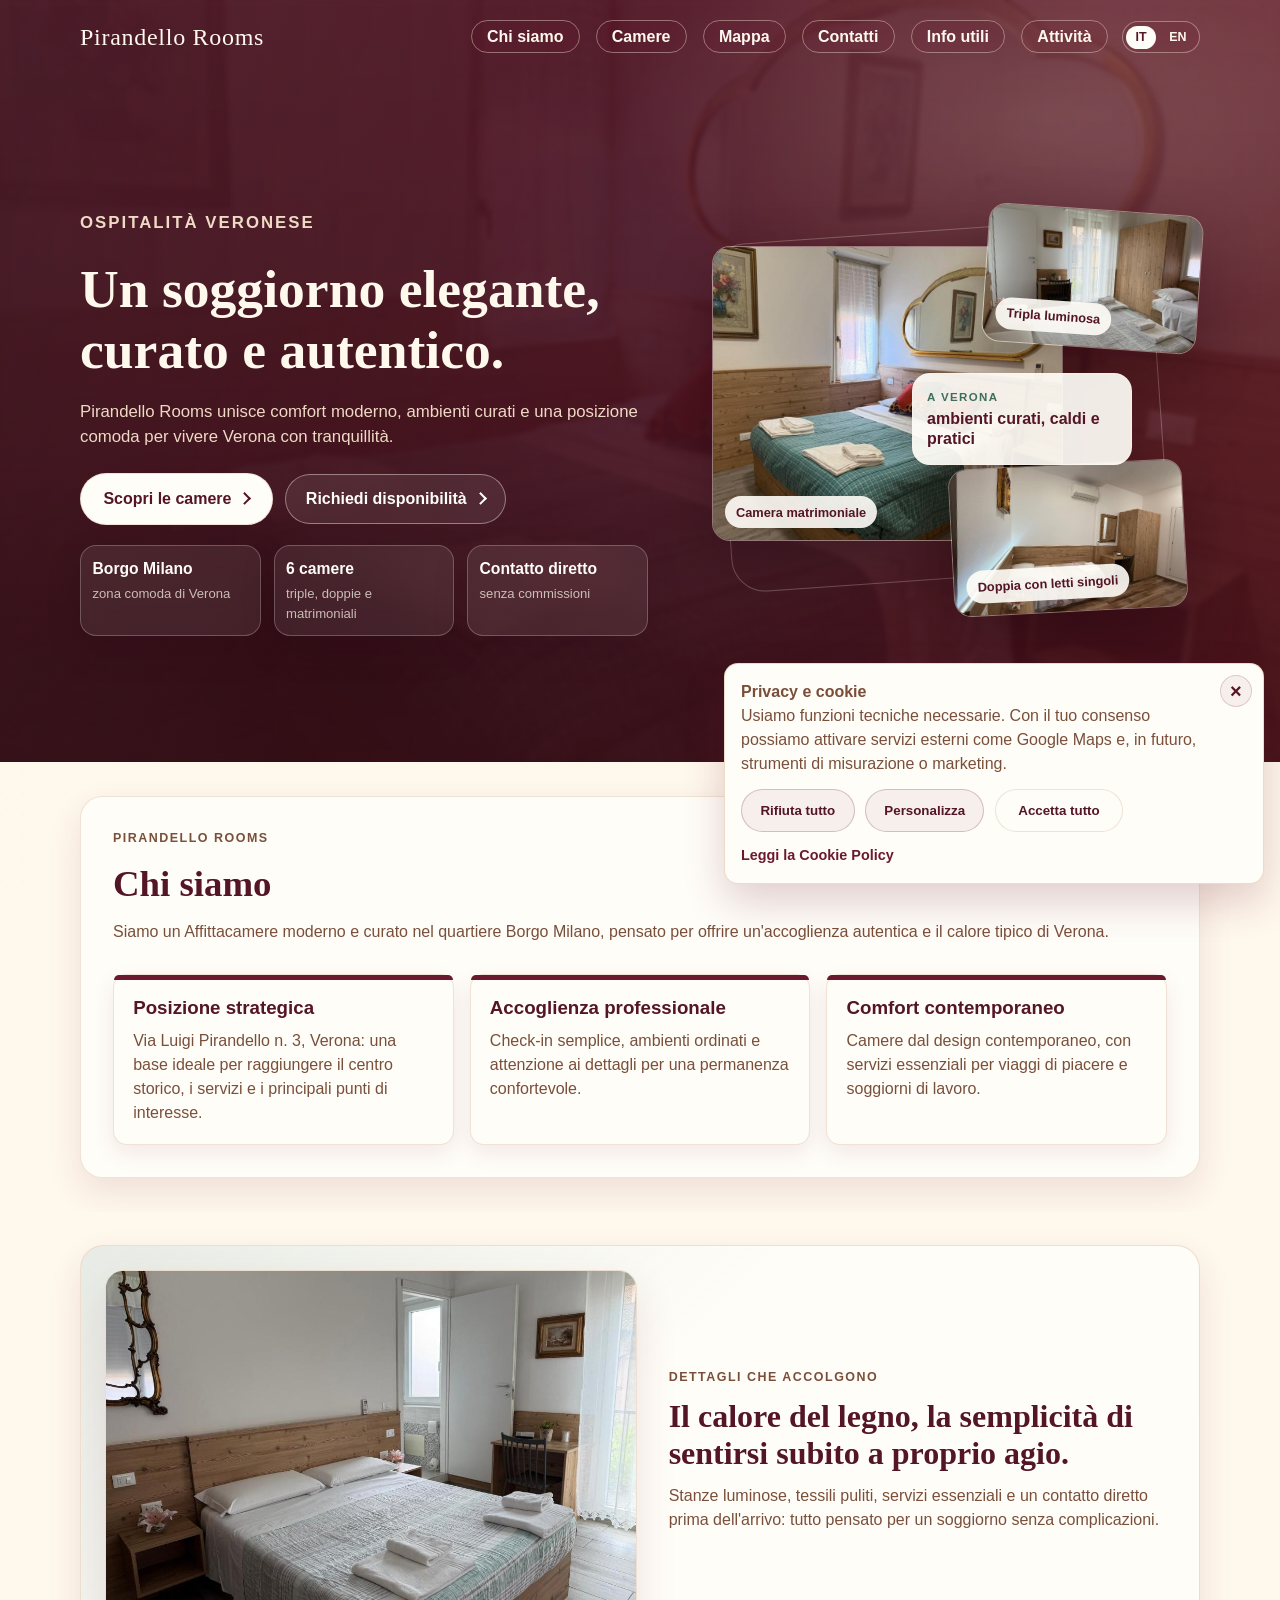
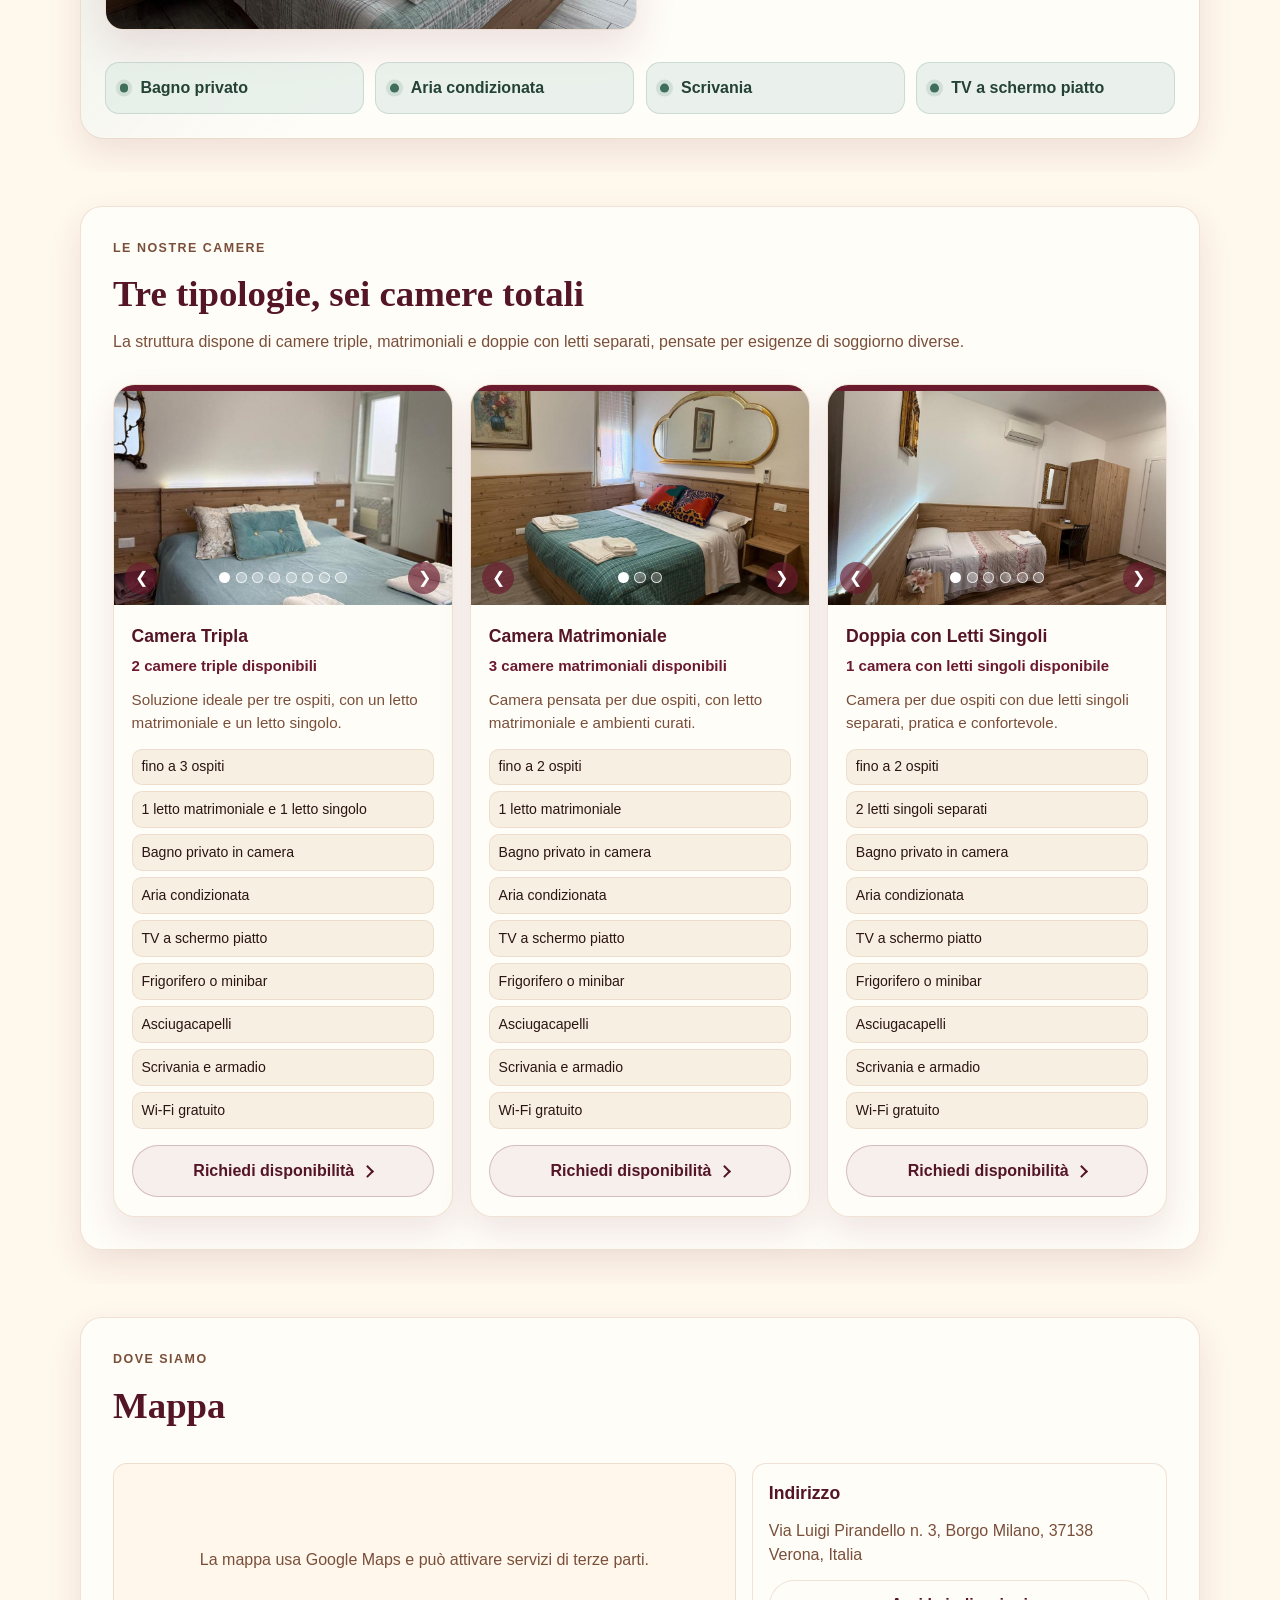
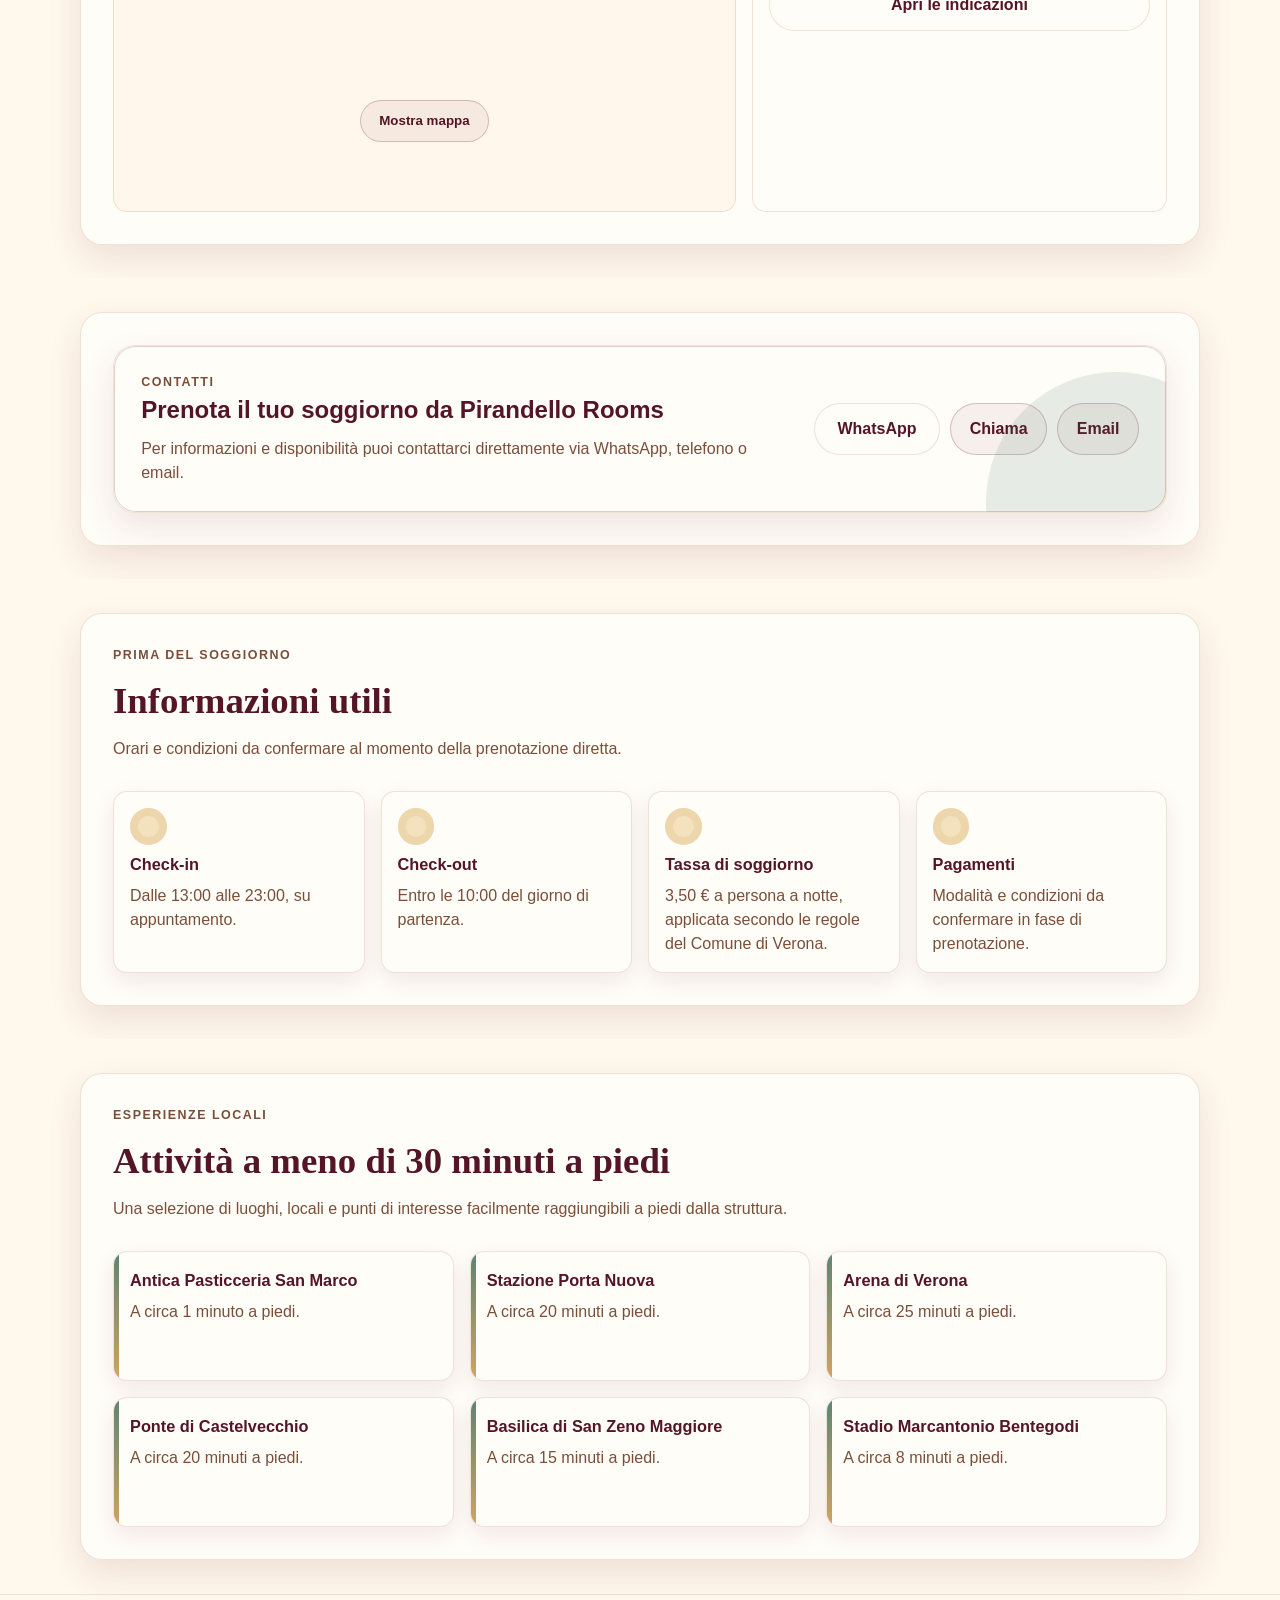
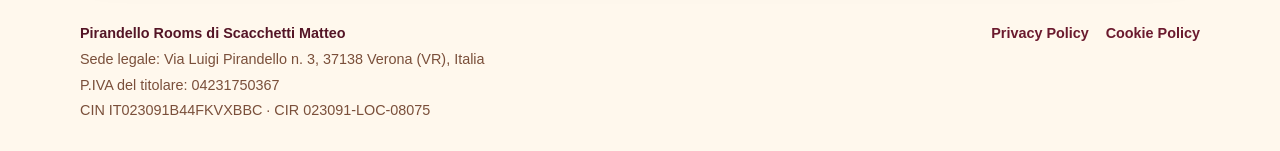
<file: index.html>
<!DOCTYPE html>
<html lang="it">
  <head>
    <meta charset="UTF-8" />
    <meta name="viewport" content="width=device-width, initial-scale=1.0" />
    <title>Pirandello Rooms Verona | Camere a Borgo Milano</title>
    <meta
      name="description"
      content="Pirandello Rooms a Verona: camere triple, matrimoniali e doppie con bagno privato, aria condizionata e contatto diretto senza commissioni."
    />
    <meta name="robots" content="index, follow" />
    <meta name="theme-color" content="#6b1a2e" />
    <meta name="author" content="Pirandello Rooms" />
    <link rel="icon" href="assets/favicon.svg" type="image/svg+xml" />
    <link rel="alternate" hreflang="it" href="https://www.pirandellorooms.it/index.html?lang=it" />
    <link rel="alternate" hreflang="en" href="https://www.pirandellorooms.it/index.html?lang=en" />
    <link rel="alternate" hreflang="x-default" href="https://www.pirandellorooms.it/index.html" />
    <link rel="canonical" href="https://www.pirandellorooms.it/" />
    <meta property="og:type" content="website" />
    <meta property="og:locale" content="it_IT" />
    <meta property="og:title" content="Pirandello Rooms Verona" />
    <meta
      property="og:description"
      content="Camere curate a Verona Borgo Milano: contatto diretto via WhatsApp, telefono o email."
    />
    <meta property="og:image" content="https://www.pirandellorooms.it/assets/camere/tripla/camera-tripla-01.jpg" />
    <meta property="og:url" content="https://www.pirandellorooms.it/" />
    <meta name="twitter:card" content="summary_large_image" />
    <link rel="stylesheet" href="styles.css" />
    <script>
      window.dataLayer = window.dataLayer || [];
      function gtag(){dataLayer.push(arguments);}
      gtag("consent", "default", {
        ad_storage: "denied",
        ad_user_data: "denied",
        ad_personalization: "denied",
        analytics_storage: "denied"
      });
    </script>
    <script type="application/ld+json">
      {
        "@context": "https://schema.org",
        "@type": "LodgingBusiness",
        "name": "Pirandello Rooms di Scacchetti Matteo",
        "description": "Camere triple, matrimoniali e doppie con letti singoli a Verona Borgo Milano.",
        "address": {
          "@type": "PostalAddress",
          "streetAddress": "Via Luigi Pirandello n. 3",
          "addressLocality": "Verona",
          "postalCode": "37138",
          "addressCountry": "IT"
        },
        "telephone": "+393349840378",
        "email": "scacchetti.matteo99@gmail.com",
        "url": "https://www.pirandellorooms.it/",
        "image": "https://www.pirandellorooms.it/assets/camere/tripla/camera-tripla-01.jpg"
      }
    </script>
  </head>
  <body>
    <header class="hero" id="top">
      <nav class="navbar container">
        <a class="brand" href="#top">Pirandello Rooms</a>
        <div class="nav-actions">
          <ul class="nav-links">
            <li><a href="#chi-siamo" data-i18n="nav.about">Chi siamo</a></li>
            <li><a href="#camere" data-i18n="nav.rooms">Camere</a></li>
            <li><a href="#mappa" data-i18n="nav.map">Mappa</a></li>
            <li><a href="#contatti" data-i18n="nav.contacts">Contatti</a></li>
            <li><a href="#info-utili" data-i18n="nav.info">Info utili</a></li>
            <li><a href="#attivita" data-i18n="nav.activities">Attività</a></li>
          </ul>
          <div class="language-switcher" aria-label="Seleziona lingua" data-a11y-label="languageSwitcher">
            <button class="lang-btn active" type="button" data-lang-toggle="it" aria-pressed="true">IT</button>
            <button class="lang-btn" type="button" data-lang-toggle="en" aria-pressed="false">EN</button>
          </div>
        </div>
      </nav>

      <div class="hero-content hero-layout container">
        <div class="hero-copy">
          <p class="eyebrow" data-i18n="hero.eyebrow">Ospitalità veronese</p>
          <h1 data-i18n="hero.title">Un soggiorno elegante, curato e autentico.</h1>
          <p data-i18n="hero.text">
            Pirandello Rooms unisce comfort moderno, ambienti curati e una posizione comoda
            per vivere Verona con tranquillità.
          </p>
          <div class="hero-actions">
            <a class="btn-primary" href="#camere" data-i18n="hero.cta">Scopri le camere</a>
            <a
              class="btn-ghost"
              href="https://wa.me/393349840378?text=Buongiorno%2C%20vorrei%20informazioni%20sulla%20disponibilit%C3%A0%20di%20Pirandello%20Rooms."
              data-whatsapp-link
              target="_blank"
              rel="noopener noreferrer"
              data-i18n="hero.secondaryCta"
              >Richiedi disponibilità</a
            >
          </div>
          <dl class="hero-highlights" aria-label="Punti di forza" data-a11y-label="heroHighlights">
            <div>
              <dt data-i18n="hero.highlight1.value">Borgo Milano</dt>
              <dd data-i18n="hero.highlight1.label">zona comoda di Verona</dd>
            </div>
            <div>
              <dt data-i18n="hero.highlight2.value">6 camere</dt>
              <dd data-i18n="hero.highlight2.label">triple, doppie e matrimoniali</dd>
            </div>
            <div>
              <dt data-i18n="hero.highlight3.value">Contatto diretto</dt>
              <dd data-i18n="hero.highlight3.label">senza commissioni</dd>
            </div>
          </dl>
        </div>

        <div class="hero-visual" aria-label="Anteprima fotografica delle camere" data-a11y-label="heroVisual">
          <figure class="hero-photo hero-photo-main">
            <img src="assets/camere/matrimoniale/camera-matrimoniale-01.jpg" alt="Camera matrimoniale con letto preparato e specchio dorato" />
            <figcaption data-i18n="hero.photoMain">Camera matrimoniale</figcaption>
          </figure>
          <figure class="hero-photo hero-photo-side hero-photo-top">
            <img src="assets/camere/tripla/camera-tripla-07.jpg" alt="Camera tripla luminosa con armadio in legno" />
            <figcaption data-i18n="hero.photoTop">Tripla luminosa</figcaption>
          </figure>
          <figure class="hero-photo hero-photo-side hero-photo-bottom">
            <img src="assets/camere/doppia/camera-doppia-letti-singoli-01.jpg" alt="Camera doppia con letti singoli e finiture in legno" />
            <figcaption data-i18n="hero.photoBottom">Doppia con letti singoli</figcaption>
          </figure>
          <div class="hero-float-card">
            <span data-i18n="hero.floatKicker">A Verona</span>
            <strong data-i18n="hero.floatText">ambienti curati, caldi e pratici</strong>
          </div>
        </div>
      </div>
      <div class="hero-grid" aria-hidden="true"></div>
    </header>

    <main>
      <section class="section container" id="chi-siamo">
        <div class="section-shell">
          <div class="section-header">
            <p class="eyebrow">Pirandello Rooms</p>
            <h2 data-i18n="about.title">Chi siamo</h2>
            <p data-i18n="about.text">
              Siamo un B&amp;B moderno e curato nel quartiere Borgo Milano, pensato per offrire
              un'accoglienza autentica e il calore tipico di Verona.
            </p>
          </div>
          <div class="about-grid">
            <article class="feature-card">
              <h3 data-i18n="about.feature1.title">Posizione strategica</h3>
              <p data-i18n="about.feature1.text">
                Via Luigi Pirandello n. 3, Verona: una base ideale per raggiungere il centro storico,
                i servizi e i principali punti di interesse.
              </p>
            </article>
            <article class="feature-card">
              <h3 data-i18n="about.feature2.title">Accoglienza professionale</h3>
              <p data-i18n="about.feature2.text">
                Check-in semplice, ambienti ordinati e attenzione ai dettagli per una
                permanenza confortevole.
              </p>
            </article>
            <article class="feature-card">
              <h3 data-i18n="about.feature3.title">Comfort contemporaneo</h3>
              <p data-i18n="about.feature3.text">
                Camere dal design contemporaneo, con servizi essenziali per viaggi di piacere
                e soggiorni di lavoro.
              </p>
            </article>
          </div>
        </div>
      </section>

      <section class="section container">
        <div class="story-band">
          <div class="story-media">
            <img src="assets/camere/tripla/camera-tripla-08.jpg" alt="Dettaglio camera Pirandello Rooms con arredi in legno e luce naturale" />
          </div>
          <div class="story-copy">
            <p class="eyebrow" data-i18n="story.eyebrow">Dettagli che accolgono</p>
            <h2 data-i18n="story.title">Il calore del legno, la semplicità di sentirsi subito a proprio agio.</h2>
            <p data-i18n="story.text">
              Stanze luminose, tessili puliti, servizi essenziali e un contatto diretto prima
              dell'arrivo: tutto pensato per un soggiorno senza complicazioni.
            </p>
          </div>
          <ul class="comfort-list" aria-label="Servizi principali" data-a11y-label="comfortList">
            <li data-i18n="story.item1">Bagno privato</li>
            <li data-i18n="story.item2">Aria condizionata</li>
            <li data-i18n="story.item3">Scrivania</li>
            <li data-i18n="story.item4">TV a schermo piatto</li>
          </ul>
        </div>
      </section>

      <section class="section rooms-section" id="camere">
        <div class="container">
          <div class="section-shell section-shell-rooms">
            <div class="section-header">
              <p class="eyebrow" data-i18n="rooms.eyebrow">Le nostre camere</p>
              <h2 data-i18n="rooms.title">Tre tipologie, sei camere totali</h2>
              <p data-i18n="rooms.text">
                La struttura dispone di camere triple, matrimoniali e doppie con letti separati,
                pensate per esigenze di soggiorno diverse.
              </p>
            </div>
            <div class="rooms-grid" id="roomsGrid"></div>
          </div>
        </div>
      </section>

      <section class="section container" id="mappa">
        <div class="section-shell">
          <div class="section-header">
            <p class="eyebrow" data-i18n="map.eyebrow">Dove siamo</p>
            <h2 data-i18n="map.title">Mappa</h2>
          </div>
          <div class="map-layout">
            <div class="map-frame">
              <iframe
                id="googleMap"
                title="Mappa Pirandello Rooms"
                data-src="https://www.google.com/maps?q=Via+Luigi+Pirandello+3,+37138+Verona,+Italia&output=embed"
                loading="lazy"
                referrerpolicy="no-referrer-when-downgrade"
              ></iframe>
              <div class="map-consent" id="mapConsent">
                <p data-i18n="map.consentText">La mappa usa Google Maps e può attivare servizi di terze parti.</p>
                <button class="btn-secondary" type="button" data-accept-maps data-i18n="map.showButton">Mostra mappa</button>
              </div>
            </div>
            <aside class="address-card">
              <h3 data-i18n="map.addressTitle">Indirizzo</h3>
              <p>Via Luigi Pirandello n. 3, Borgo Milano, 37138 Verona, Italia</p>
              <a
                class="btn-primary"
                href="https://www.google.com/maps/search/?api=1&query=Via+Luigi+Pirandello+3,+Borgo+Milano,+37138+Verona,+Italia"
                target="_blank"
                rel="noopener noreferrer"
                data-i18n="map.cta"
                >Apri le indicazioni</a
              >
            </aside>
          </div>
        </div>
      </section>

      <section class="section container" id="contatti">
        <div class="section-shell">
          <div class="contact-panel">
            <div>
              <p class="eyebrow" data-i18n="contacts.eyebrow">Contatti</p>
              <h2 data-i18n="contacts.title">Prenota il tuo soggiorno da Pirandello Rooms</h2>
              <p data-i18n="contacts.text">
                Per informazioni e disponibilità puoi contattarci direttamente via WhatsApp,
                telefono o email.
              </p>
            </div>
            <div class="contact-actions">
              <a
                class="btn-primary"
                href="https://wa.me/393349840378?text=Buongiorno%2C%20vorrei%20informazioni%20sulla%20disponibilit%C3%A0%20di%20Pirandello%20Rooms."
                data-whatsapp-link
                target="_blank"
                rel="noopener noreferrer"
                data-i18n="contacts.whatsapp"
                >WhatsApp</a
              >
              <a class="btn-secondary" href="tel:+393349840378" data-i18n="contacts.call">Chiama</a>
              <a
                class="btn-secondary"
                href="mailto:scacchetti.matteo99@gmail.com"
                data-i18n="contacts.email"
                >Email</a
              >
            </div>
          </div>
        </div>
      </section>

      <section class="section container" id="info-utili">
        <div class="section-shell">
          <div class="section-header">
            <p class="eyebrow" data-i18n="info.eyebrow">Prima del soggiorno</p>
            <h2 data-i18n="info.title">Informazioni utili</h2>
            <p data-i18n="info.text">
              Orari e condizioni da confermare al momento della prenotazione diretta.
            </p>
          </div>
          <div class="info-grid">
            <article class="info-card">
              <h3 data-i18n="info.checkin.title">Check-in</h3>
              <p data-i18n="info.checkin.text">Dalle 15:00 alle 20:00, su appuntamento.</p>
            </article>
            <article class="info-card">
              <h3 data-i18n="info.checkout.title">Check-out</h3>
              <p data-i18n="info.checkout.text">Entro le 10:00 del giorno di partenza.</p>
            </article>
            <article class="info-card">
              <h3 data-i18n="info.tax.title">Tassa di soggiorno</h3>
              <p data-i18n="info.tax.text">3,50 € a persona a notte, applicata secondo le regole del Comune di Verona.</p>
            </article>
            <article class="info-card">
              <h3 data-i18n="info.payment.title">Pagamenti</h3>
              <p data-i18n="info.payment.text">Modalità e condizioni da confermare in fase di prenotazione.</p>
            </article>
          </div>
        </div>
      </section>

      <section class="section container" id="attivita">
        <div class="section-shell">
          <div class="section-header">
            <p class="eyebrow" data-i18n="activities.eyebrow">Esperienze locali</p>
            <h2 data-i18n="activities.title">Attività a meno di 30 minuti a piedi</h2>
            <p data-i18n="activities.text">
              Una selezione di luoghi e attrazioni facilmente raggiungibili dalla struttura.
            </p>
          </div>
          <div class="activity-grid">
            <article class="activity-card">
              <h3>Antica Pasticceria San Marco</h3>
              <p data-i18n="activities.sanmarco">A circa 1 minuto a piedi.</p>
            </article>
            <article class="activity-card">
              <h3>Stazione Porta Nuova</h3>
              <p data-i18n="activities.stazioneportanuova">A circa 20 minuti a piedi.</p>
            </article>
            <article class="activity-card">
              <h3>Arena di Verona</h3>
              <p data-i18n="activities.arena">A circa 25 minuti a piedi.</p>
            </article>
            <article class="activity-card">
              <h3>Ponte di Castelvecchio</h3>
              <p data-i18n="activities.pontedicastelvecchio">A circa 20 minuti a piedi.</p>
            </article>
            <article class="activity-card">
              <h3>Basilica di San Zeno Maggiore</h3>
              <p data-i18n="activities.sanzeno">A circa 15 minuti a piedi.</p>
            </article>
            <article class="activity-card">
              <h3>Stadio Marcantonio Bentegodi</h3>
              <p data-i18n="activities.bentegodi">A circa 8 minuti a piedi.</p>
            </article>
          </div>
        </div>
      </section>
    </main>

    <footer class="footer">
      <div class="container footer-content">
        <div class="footer-business">
          <p data-i18n="footer.businessName">Pirandello Rooms di Scacchetti Matteo</p>
          <p data-i18n="footer.registeredOffice">Sede legale: Via Luigi Pirandello n. 3, 37138 Verona (VR), Italia</p>
          <p data-i18n="footer.vat">P.IVA del titolare: 04231750367</p>
          <p data-i18n="footer.codes">CIN IT023091B44FKVXBBC · CIR 023091-LOC-08075</p>
        </div>
        <p class="footer-links">
          <a href="privacy.html" data-i18n="footer.privacy" data-lang-href="privacy.html">Privacy Policy</a>
          <a href="cookie-policy.html" data-i18n="footer.cookie" data-lang-href="cookie-policy.html">Cookie Policy</a>
        </p>
      </div>
    </footer>

    <div class="cookie-banner" id="cookieBanner" hidden role="region" aria-labelledby="cookieBannerTitle">
      <button
        class="cookie-close"
        type="button"
        data-cookie-close
        aria-label="Chiudi e mantieni solo cookie necessari"
        data-a11y-label="cookieClose"
      >
        ×
      </button>
      <div>
        <p class="cookie-title" id="cookieBannerTitle" data-i18n="cookie.title">Privacy e cookie</p>
        <p data-i18n="cookie.text">
          Usiamo funzioni tecniche necessarie. Con il tuo consenso possiamo attivare servizi
          esterni come Google Maps e, in futuro, strumenti di misurazione o marketing.
        </p>
      </div>
      <div class="cookie-actions">
        <button class="btn-secondary" type="button" data-cookie-reject data-i18n="cookie.reject">Rifiuta tutto</button>
        <button class="btn-secondary" type="button" data-cookie-customize data-i18n="cookie.customize">Personalizza</button>
        <button class="btn-primary" type="button" data-cookie-accept data-i18n="cookie.accept">Accetta tutto</button>
      </div>
      <a href="cookie-policy.html" data-i18n="cookie.policy" data-lang-href="cookie-policy.html">Leggi la Cookie Policy</a>
    </div>

    <div class="cookie-modal" id="cookieModal" hidden role="dialog" aria-modal="true" aria-labelledby="cookieModalTitle">
      <div class="cookie-modal-panel">
        <button class="cookie-close" type="button" data-cookie-modal-close data-a11y-label="cookieModalClose" aria-label="Chiudi preferenze cookie">×</button>
        <div class="cookie-modal-header">
          <p class="eyebrow" data-i18n="cookie.preferencesEyebrow">Centro preferenze</p>
          <h2 id="cookieModalTitle" data-i18n="cookie.preferencesTitle">Gestisci le preferenze cookie</h2>
          <p data-i18n="cookie.preferencesText">
            Puoi scegliere quali categorie attivare. I cookie tecnici necessari restano sempre
            attivi perché servono al funzionamento del sito e alla memorizzazione della scelta.
          </p>
        </div>
        <div class="cookie-options">
          <label class="cookie-option">
            <span>
              <strong data-i18n="cookie.necessaryTitle">Necessari</strong>
              <small data-i18n="cookie.necessaryText">Sempre attivi. Consentono navigazione, sicurezza, lingua e salvataggio della scelta.</small>
            </span>
            <input type="checkbox" checked disabled />
          </label>
          <label class="cookie-option">
            <span>
              <strong data-i18n="cookie.mapsTitle">Google Maps</strong>
              <small data-i18n="cookie.mapsText">Mostra la mappa incorporata e può comportare richieste verso Google.</small>
            </span>
            <input type="checkbox" data-cookie-toggle="maps" />
          </label>
          <label class="cookie-option">
            <span>
              <strong data-i18n="cookie.analyticsTitle">Statistiche</strong>
              <small data-i18n="cookie.analyticsText">Autorizza eventuali strumenti di misurazione del traffico, se installati.</small>
            </span>
            <input type="checkbox" data-cookie-toggle="analytics" />
          </label>
          <label class="cookie-option">
            <span>
              <strong data-i18n="cookie.marketingTitle">Marketing</strong>
              <small data-i18n="cookie.marketingText">Autorizza eventuali strumenti promozionali o di remarketing, se installati.</small>
            </span>
            <input type="checkbox" data-cookie-toggle="marketing" />
          </label>
        </div>
        <div class="cookie-modal-actions">
          <button class="btn-secondary" type="button" data-cookie-reject data-i18n="cookie.reject">Rifiuta tutto</button>
          <button class="btn-secondary" type="button" data-cookie-save data-i18n="cookie.save">Salva preferenze</button>
          <button class="btn-primary" type="button" data-cookie-accept data-i18n="cookie.accept">Accetta tutto</button>
        </div>
      </div>
    </div>
    <a class="cookie-preferences-button" href="#cookie-settings" data-cookie-manage data-i18n="cookie.preferences">Preferenze cookie</a>

    <script src="script.js"></script>
  </body>
</html>
</file>
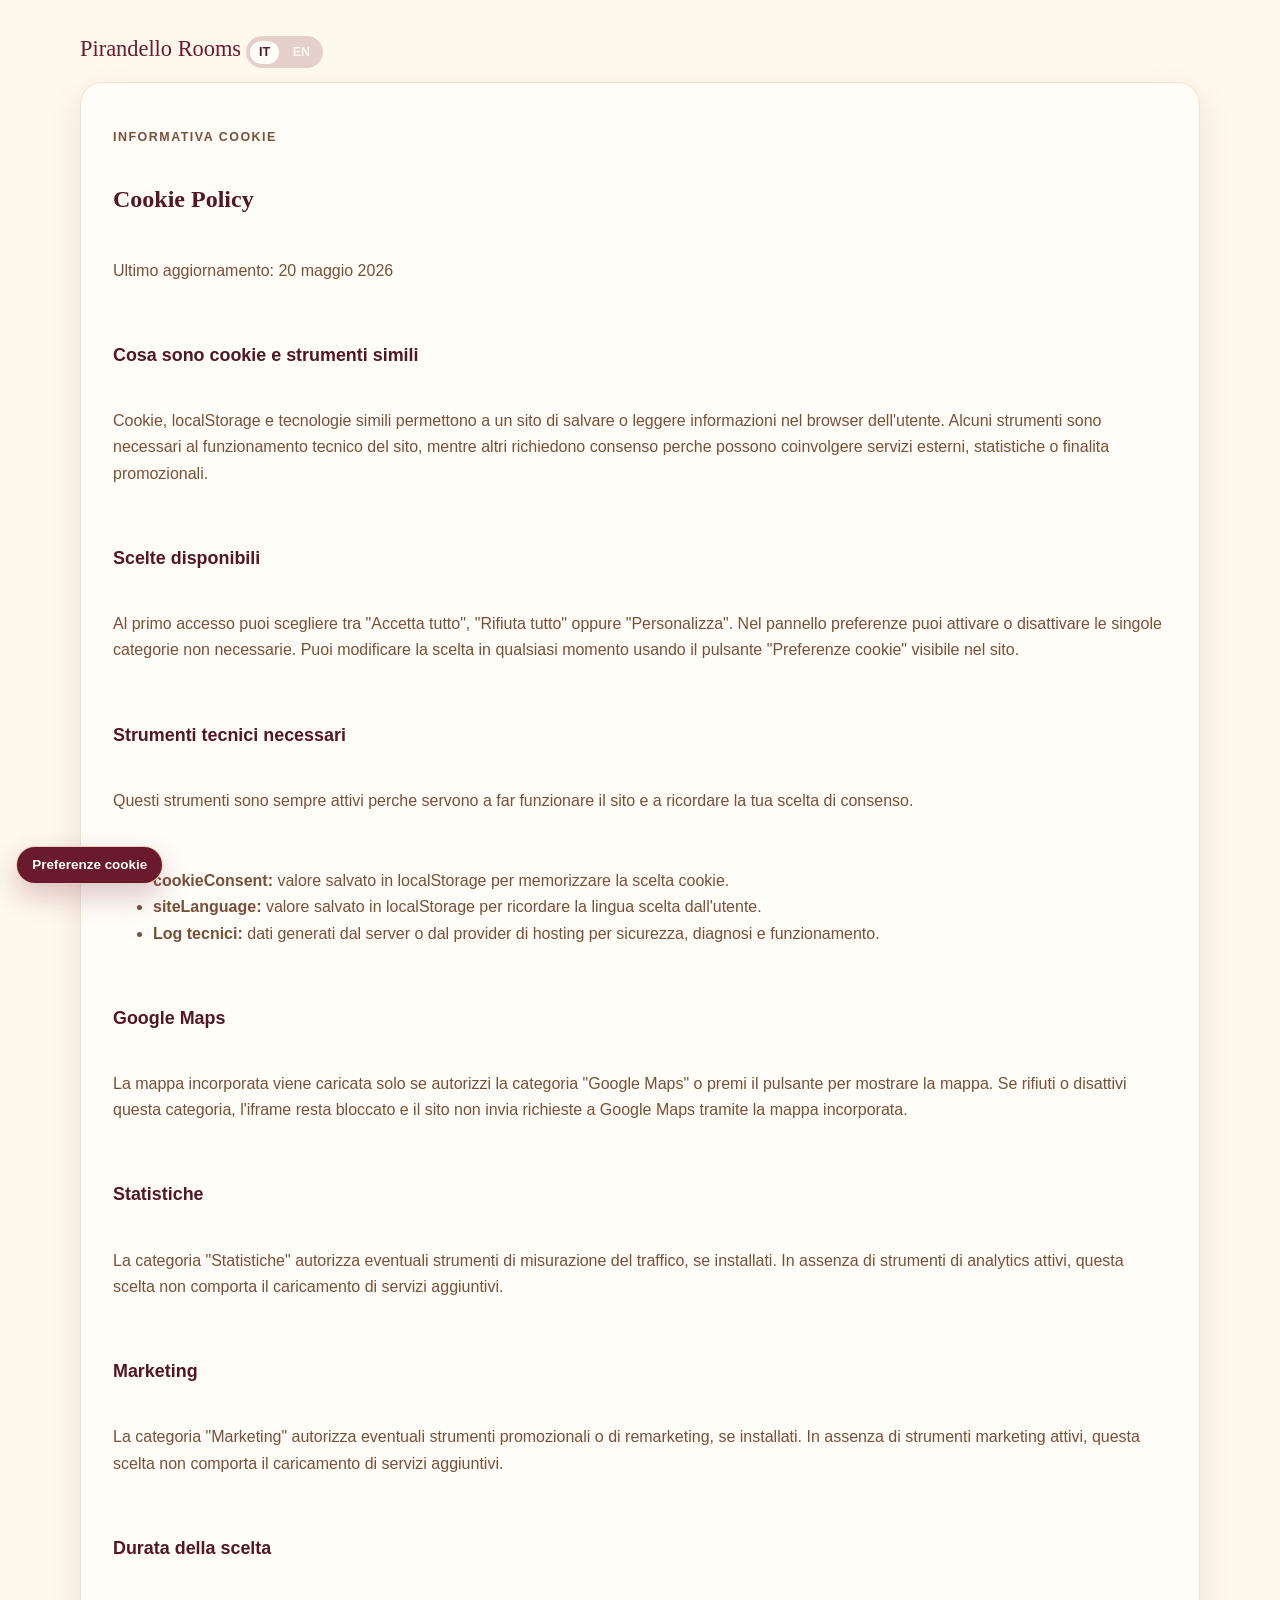
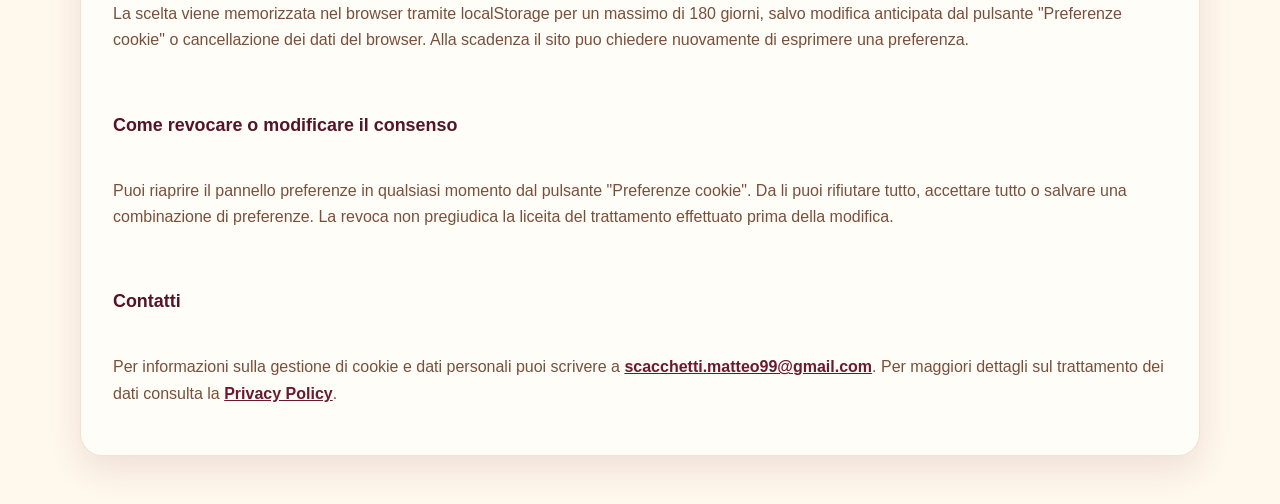
<file: cookie-policy.html>
<!DOCTYPE html>
<html lang="it">
  <head>
    <meta charset="UTF-8" />
    <meta name="viewport" content="width=device-width, initial-scale=1.0" />
    <title>Cookie Policy | Pirandello Rooms Verona</title>
    <meta
      name="description"
      content="Cookie Policy di Pirandello Rooms Verona: cookie tecnici, preferenze locali, Google Maps, statistiche, marketing e gestione del consenso."
    />
    <meta name="robots" content="index, follow" />
    <link rel="canonical" href="https://www.pirandellorooms.it/cookie-policy.html" />
    <link rel="alternate" hreflang="it" href="https://www.pirandellorooms.it/cookie-policy.html?lang=it" />
    <link rel="alternate" hreflang="en" href="https://www.pirandellorooms.it/cookie-policy.html?lang=en" />
    <link rel="alternate" hreflang="x-default" href="https://www.pirandellorooms.it/cookie-policy.html" />
    <link rel="icon" href="assets/favicon.svg" type="image/svg+xml" />
    <link rel="stylesheet" href="styles.css" />
  </head>
  <body>
    <main class="legal-page container">
      <div class="legal-topbar">
        <a class="brand-link" href="index.html">Pirandello Rooms</a>
        <div class="language-switcher" aria-label="Seleziona lingua" data-legal-language-label>
          <button class="lang-btn" type="button" data-lang-toggle="it" aria-pressed="false">IT</button>
          <button class="lang-btn" type="button" data-lang-toggle="en" aria-pressed="false">EN</button>
        </div>
      </div>

      <section class="section-shell legal-shell" data-lang-section="it">
        <p class="eyebrow">Informativa cookie</p>
        <h1>Cookie Policy</h1>
        <p>Ultimo aggiornamento: 20 maggio 2026</p>

        <h2>Cosa sono cookie e strumenti simili</h2>
        <p>
          Cookie, localStorage e tecnologie simili permettono a un sito di salvare o leggere
          informazioni nel browser dell'utente. Alcuni strumenti sono necessari al funzionamento
          tecnico del sito, mentre altri richiedono consenso perche possono coinvolgere servizi
          esterni, statistiche o finalita promozionali.
        </p>

        <h2>Scelte disponibili</h2>
        <p>
          Al primo accesso puoi scegliere tra "Accetta tutto", "Rifiuta tutto" oppure
          "Personalizza". Nel pannello preferenze puoi attivare o disattivare le singole categorie
          non necessarie. Puoi modificare la scelta in qualsiasi momento usando il pulsante
          "Preferenze cookie" visibile nel sito.
        </p>

        <h2>Strumenti tecnici necessari</h2>
        <p>
          Questi strumenti sono sempre attivi perche servono a far funzionare il sito e a ricordare
          la tua scelta di consenso.
        </p>
        <ul>
          <li><strong>cookieConsent:</strong> valore salvato in localStorage per memorizzare la scelta cookie.</li>
          <li><strong>siteLanguage:</strong> valore salvato in localStorage per ricordare la lingua scelta dall'utente.</li>
          <li><strong>Log tecnici:</strong> dati generati dal server o dal provider di hosting per sicurezza, diagnosi e funzionamento.</li>
        </ul>

        <h2>Google Maps</h2>
        <p>
          La mappa incorporata viene caricata solo se autorizzi la categoria "Google Maps" o premi
          il pulsante per mostrare la mappa. Se rifiuti o disattivi questa categoria, l'iframe resta
          bloccato e il sito non invia richieste a Google Maps tramite la mappa incorporata.
        </p>

        <h2>Statistiche</h2>
        <p>
          La categoria "Statistiche" autorizza eventuali strumenti di misurazione del traffico, se
          installati. In assenza di strumenti di analytics attivi, questa scelta non comporta il
          caricamento di servizi aggiuntivi.
        </p>

        <h2>Marketing</h2>
        <p>
          La categoria "Marketing" autorizza eventuali strumenti promozionali o di remarketing, se
          installati. In assenza di strumenti marketing attivi, questa scelta non comporta il
          caricamento di servizi aggiuntivi.
        </p>

        <h2>Durata della scelta</h2>
        <p>
          La scelta viene memorizzata nel browser tramite localStorage per un massimo di 180 giorni,
          salvo modifica anticipata dal pulsante "Preferenze cookie" o cancellazione dei dati del
          browser. Alla scadenza il sito puo chiedere nuovamente di esprimere una preferenza.
        </p>

        <h2>Come revocare o modificare il consenso</h2>
        <p>
          Puoi riaprire il pannello preferenze in qualsiasi momento dal pulsante "Preferenze
          cookie". Da li puoi rifiutare tutto, accettare tutto o salvare una combinazione di
          preferenze. La revoca non pregiudica la liceita del trattamento effettuato prima della
          modifica.
        </p>

        <h2>Contatti</h2>
        <p>
          Per informazioni sulla gestione di cookie e dati personali puoi scrivere a
          <a href="mailto:scacchetti.matteo99@gmail.com">scacchetti.matteo99@gmail.com</a>.
          Per maggiori dettagli sul trattamento dei dati consulta la
          <a href="privacy.html?lang=it">Privacy Policy</a>.
        </p>
      </section>

      <section class="section-shell legal-shell" data-lang-section="en" hidden>
        <p class="eyebrow">Cookie notice</p>
        <h1>Cookie Policy</h1>
        <p>Last updated: 20 May 2026</p>

        <h2>What cookies and similar tools are</h2>
        <p>
          Cookies, localStorage and similar technologies allow a website to store or read
          information in the user's browser. Some tools are necessary for technical operation,
          while others require consent because they may involve external services, analytics or
          promotional purposes.
        </p>

        <h2>Available choices</h2>
        <p>
          On your first visit you can choose "Accept all", "Reject all" or "Customize".
          In the preference panel you can enable or disable each non-essential category.
          You can change your choice at any time using the "Cookie preferences" button on the site.
        </p>

        <h2>Necessary technical tools</h2>
        <p>
          These tools are always active because they are needed to run the website and remember your
          consent choice.
        </p>
        <ul>
          <li><strong>cookieConsent:</strong> value stored in localStorage to remember your cookie choice.</li>
          <li><strong>siteLanguage:</strong> value stored in localStorage to remember the selected language.</li>
          <li><strong>Technical logs:</strong> data generated by the server or hosting provider for security, diagnostics and operation.</li>
        </ul>

        <h2>Google Maps</h2>
        <p>
          The embedded map is loaded only if you authorize the "Google Maps" category or press the
          button to show the map. If you reject or disable this category, the iframe stays blocked
          and the site does not send requests to Google Maps through the embedded map.
        </p>

        <h2>Analytics</h2>
        <p>
          The "Analytics" category authorizes traffic measurement tools, if installed.
          If no analytics tools are active, this choice does not load additional services.
        </p>

        <h2>Marketing</h2>
        <p>
          The "Marketing" category authorizes promotional or remarketing tools, if installed.
          If no marketing tools are active, this choice does not load additional services.
        </p>

        <h2>Choice duration</h2>
        <p>
          Your choice is stored in the browser using localStorage for up to 180 days,
          unless changed earlier through the "Cookie preferences" button or by clearing browser data.
          When it expires, the site may ask for your preferences again.
        </p>

        <h2>How to withdraw or change consent</h2>
        <p>
          You can reopen the preference panel at any time using the "Cookie preferences" button.
          There you can reject all, accept all, or save a custom preference combination.
          Withdrawal does not affect the lawfulness of processing carried out before the change.
        </p>

        <h2>Contacts</h2>
        <p>
          For information about cookie and personal data management, write to
          <a href="mailto:scacchetti.matteo99@gmail.com">scacchetti.matteo99@gmail.com</a>.
          For more details about data processing, see the
          <a href="privacy.html?lang=en">Privacy Policy</a>.
        </p>
      </section>
    </main>

    <a class="cookie-preferences-button" href="index.html#cookie-settings" data-cookie-pref-link>Preferenze cookie</a>

    <script>
      const legalRequestedLanguage = new URLSearchParams(window.location.search).get("lang");
      const legalSavedLanguage = localStorage.getItem("siteLanguage");
      const legalPageMeta = {
        it: {
          title: "Cookie Policy | Pirandello Rooms Verona",
          description: "Cookie Policy di Pirandello Rooms Verona: cookie tecnici, preferenze locali, Google Maps, statistiche, marketing e gestione del consenso.",
          languageLabel: "Seleziona lingua"
        },
        en: {
          title: "Cookie Policy | Pirandello Rooms Verona",
          description: "Cookie Policy for Pirandello Rooms Verona: technical cookies, local preferences, Google Maps, analytics, marketing and consent management.",
          languageLabel: "Select language"
        }
      };
      const legalCurrentLanguage = legalRequestedLanguage === "en" || legalRequestedLanguage === "it"
        ? legalRequestedLanguage
        : legalSavedLanguage === "en" || legalSavedLanguage === "it"
          ? legalSavedLanguage
          : "it";

      function applyLegalLanguage(language) {
        document.documentElement.lang = language;
        localStorage.setItem("siteLanguage", language);

        const copy = legalPageMeta[language];
        document.title = copy.title;
        document.querySelector('meta[name="description"]')?.setAttribute("content", copy.description);
        document.querySelector("[data-legal-language-label]")?.setAttribute("aria-label", copy.languageLabel);

        document.querySelectorAll("[data-lang-section]").forEach((section) => {
          section.hidden = section.getAttribute("data-lang-section") !== language;
        });

        document.querySelectorAll("[data-lang-toggle]").forEach((button) => {
          const isActive = button.getAttribute("data-lang-toggle") === language;
          button.classList.toggle("active", isActive);
          button.setAttribute("aria-pressed", String(isActive));
        });

        const cookiePreferenceLink = document.querySelector("[data-cookie-pref-link]");
        if (cookiePreferenceLink) {
          cookiePreferenceLink.textContent = language === "it" ? "Preferenze cookie" : "Cookie preferences";
          cookiePreferenceLink.setAttribute("href", `index.html?lang=${language}#cookie-settings`);
        }

        const url = new URL(window.location.href);
        url.searchParams.set("lang", language);
        history.replaceState(null, "", url);
      }

      document.querySelectorAll("[data-lang-toggle]").forEach((button) => {
        button.addEventListener("click", () => {
          applyLegalLanguage(button.getAttribute("data-lang-toggle"));
        });
      });

      applyLegalLanguage(legalCurrentLanguage);
    </script>
  </body>
</html>
</file>
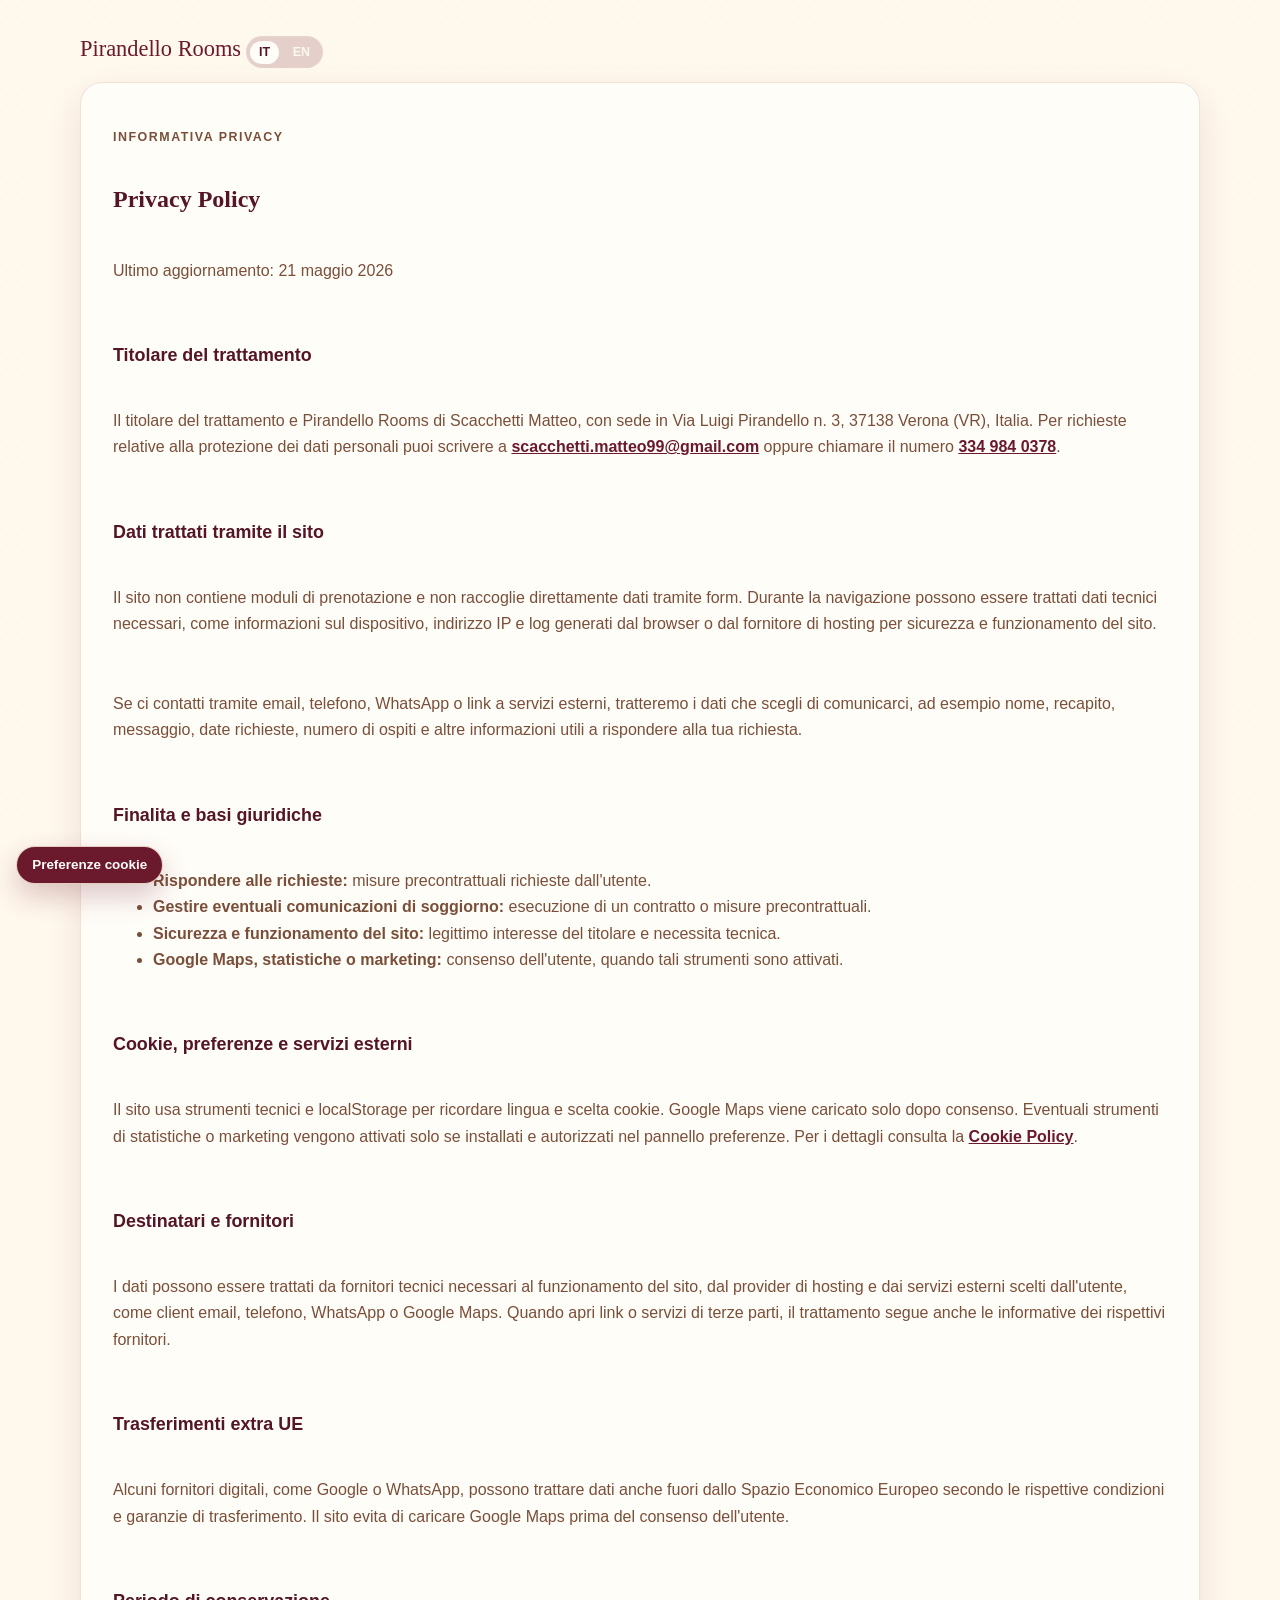
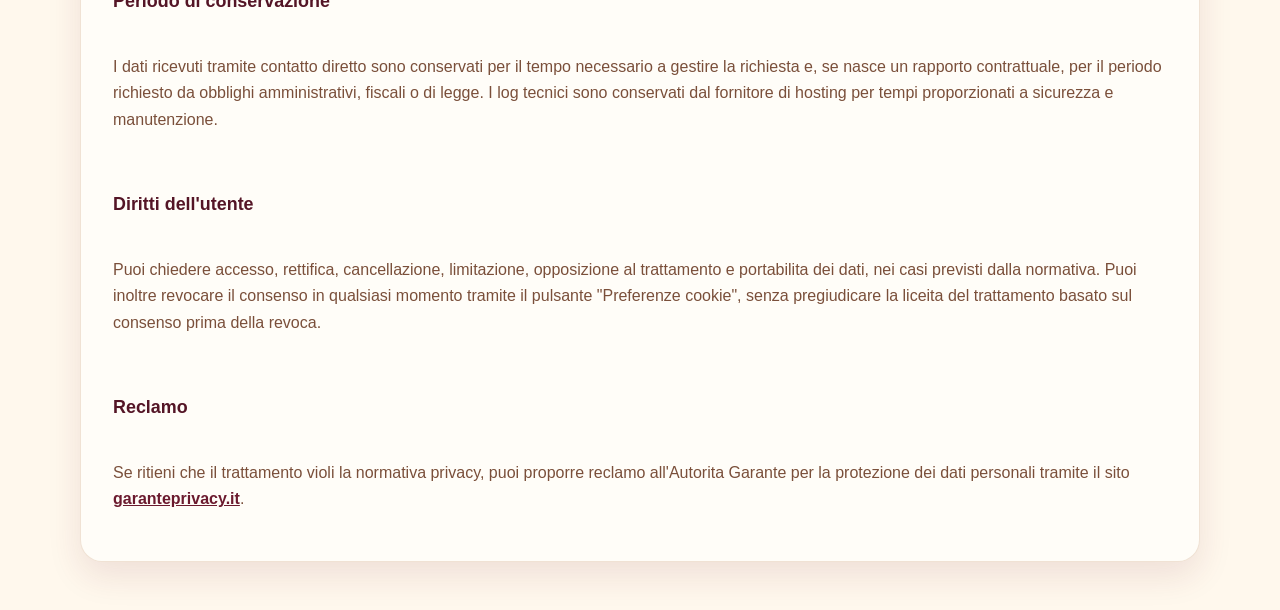
<file: privacy.html>
<!DOCTYPE html>
<html lang="it">
  <head>
    <meta charset="UTF-8" />
    <meta name="viewport" content="width=device-width, initial-scale=1.0" />
    <title>Privacy Policy | Pirandello Rooms Verona</title>
    <meta
      name="description"
      content="Privacy Policy di Pirandello Rooms Verona: dati trattati, finalita, basi giuridiche, conservazione, fornitori e diritti dell'utente."
    />
    <meta name="robots" content="index, follow" />
    <link rel="canonical" href="https://www.pirandellorooms.it/privacy.html" />
    <link rel="alternate" hreflang="it" href="https://www.pirandellorooms.it/privacy.html?lang=it" />
    <link rel="alternate" hreflang="en" href="https://www.pirandellorooms.it/privacy.html?lang=en" />
    <link rel="alternate" hreflang="x-default" href="https://www.pirandellorooms.it/privacy.html" />
    <link rel="icon" href="assets/favicon.svg" type="image/svg+xml" />
    <link rel="stylesheet" href="styles.css" />
  </head>
  <body>
    <main class="legal-page container">
      <div class="legal-topbar">
        <a class="brand-link" href="index.html">Pirandello Rooms</a>
        <div class="language-switcher" aria-label="Seleziona lingua" data-legal-language-label>
          <button class="lang-btn" type="button" data-lang-toggle="it" aria-pressed="false">IT</button>
          <button class="lang-btn" type="button" data-lang-toggle="en" aria-pressed="false">EN</button>
        </div>
      </div>

      <section class="section-shell legal-shell" data-lang-section="it">
        <p class="eyebrow">Informativa privacy</p>
        <h1>Privacy Policy</h1>
        <p>Ultimo aggiornamento: 21 maggio 2026</p>

        <h2>Titolare del trattamento</h2>
        <p>
          Il titolare del trattamento e Pirandello Rooms di Scacchetti Matteo, con sede in Via
          Luigi Pirandello n. 3, 37138 Verona (VR), Italia. Per richieste relative alla protezione
          dei dati personali puoi scrivere a
          <a href="mailto:scacchetti.matteo99@gmail.com">scacchetti.matteo99@gmail.com</a>
          oppure chiamare il numero <a href="tel:+393349840378">334 984 0378</a>.
        </p>

        <h2>Dati trattati tramite il sito</h2>
        <p>
          Il sito non contiene moduli di prenotazione e non raccoglie direttamente dati tramite
          form. Durante la navigazione possono essere trattati dati tecnici necessari, come
          informazioni sul dispositivo, indirizzo IP e log generati dal browser o dal fornitore di
          hosting per sicurezza e funzionamento del sito.
        </p>
        <p>
          Se ci contatti tramite email, telefono, WhatsApp o link a servizi esterni, tratteremo i
          dati che scegli di comunicarci, ad esempio nome, recapito, messaggio, date richieste,
          numero di ospiti e altre informazioni utili a rispondere alla tua richiesta.
        </p>

        <h2>Finalita e basi giuridiche</h2>
        <ul>
          <li><strong>Rispondere alle richieste:</strong> misure precontrattuali richieste dall'utente.</li>
          <li><strong>Gestire eventuali comunicazioni di soggiorno:</strong> esecuzione di un contratto o misure precontrattuali.</li>
          <li><strong>Sicurezza e funzionamento del sito:</strong> legittimo interesse del titolare e necessita tecnica.</li>
          <li><strong>Google Maps, statistiche o marketing:</strong> consenso dell'utente, quando tali strumenti sono attivati.</li>
        </ul>

        <h2>Cookie, preferenze e servizi esterni</h2>
        <p>
          Il sito usa strumenti tecnici e localStorage per ricordare lingua e scelta cookie. Google
          Maps viene caricato solo dopo consenso. Eventuali strumenti di statistiche o marketing
          vengono attivati solo se installati e autorizzati nel pannello preferenze. Per i dettagli
          consulta la <a href="cookie-policy.html?lang=it">Cookie Policy</a>.
        </p>

        <h2>Destinatari e fornitori</h2>
        <p>
          I dati possono essere trattati da fornitori tecnici necessari al funzionamento del sito,
          dal provider di hosting e dai servizi esterni scelti dall'utente, come client email,
          telefono, WhatsApp o Google Maps. Quando apri link o servizi di terze parti, il trattamento
          segue anche le informative dei rispettivi fornitori.
        </p>

        <h2>Trasferimenti extra UE</h2>
        <p>
          Alcuni fornitori digitali, come Google o WhatsApp, possono trattare dati anche fuori dallo
          Spazio Economico Europeo secondo le rispettive condizioni e garanzie di trasferimento. Il
          sito evita di caricare Google Maps prima del consenso dell'utente.
        </p>

        <h2>Periodo di conservazione</h2>
        <p>
          I dati ricevuti tramite contatto diretto sono conservati per il tempo necessario a gestire
          la richiesta e, se nasce un rapporto contrattuale, per il periodo richiesto da obblighi
          amministrativi, fiscali o di legge. I log tecnici sono conservati dal fornitore di hosting
          per tempi proporzionati a sicurezza e manutenzione.
        </p>

        <h2>Diritti dell'utente</h2>
        <p>
          Puoi chiedere accesso, rettifica, cancellazione, limitazione, opposizione al trattamento e
          portabilita dei dati, nei casi previsti dalla normativa. Puoi inoltre revocare il consenso
          in qualsiasi momento tramite il pulsante "Preferenze cookie", senza pregiudicare la
          liceita del trattamento basato sul consenso prima della revoca.
        </p>

        <h2>Reclamo</h2>
        <p>
          Se ritieni che il trattamento violi la normativa privacy, puoi proporre reclamo
          all'Autorita Garante per la protezione dei dati personali tramite il sito
          <a href="https://www.garanteprivacy.it/" target="_blank" rel="noopener noreferrer">garanteprivacy.it</a>.
        </p>
      </section>

      <section class="section-shell legal-shell" data-lang-section="en" hidden>
        <p class="eyebrow">Privacy notice</p>
        <h1>Privacy Policy</h1>
        <p>Last updated: 21 May 2026</p>

        <h2>Data controller</h2>
        <p>
          The data controller is Pirandello Rooms by Scacchetti Matteo, based at Via Luigi
          Pirandello n. 3, 37138 Verona (VR), Italy. For privacy-related requests you can write to
          <a href="mailto:scacchetti.matteo99@gmail.com">scacchetti.matteo99@gmail.com</a>
          or call <a href="tel:+393349840378">+39 334 984 0378</a>.
        </p>

        <h2>Data processed through the website</h2>
        <p>
          The website does not include booking forms and does not directly collect data through
          forms. During browsing, necessary technical data may be processed, such as device
          information, IP address and logs generated by the browser or hosting provider for security
          and website operation.
        </p>
        <p>
          If you contact us by email, phone, WhatsApp or external service links, we process the data
          you choose to share, such as your name, contact details, message, requested dates, number
          of guests and other information needed to answer your request.
        </p>

        <h2>Purposes and legal bases</h2>
        <ul>
          <li><strong>Reply to requests:</strong> pre-contractual measures requested by the user.</li>
          <li><strong>Manage stay-related communications:</strong> performance of a contract or pre-contractual measures.</li>
          <li><strong>Website security and operation:</strong> legitimate interest of the controller and technical necessity.</li>
          <li><strong>Google Maps, analytics or marketing:</strong> user consent, when such tools are enabled.</li>
        </ul>

        <h2>Cookies, preferences and external services</h2>
        <p>
          The website uses technical tools and localStorage to remember language and cookie choices.
          Google Maps is loaded only after consent. Any analytics or marketing tools are enabled only
          if installed and authorized in the preference panel. See the
          <a href="cookie-policy.html?lang=en">Cookie Policy</a> for details.
        </p>

        <h2>Recipients and providers</h2>
        <p>
          Data may be processed by technical suppliers required for website operation, by the hosting
          provider and by external services selected by the user, such as email clients, phone,
          WhatsApp or Google Maps. When you open third-party links or services, processing is also
          governed by their own privacy notices.
        </p>

        <h2>Transfers outside the EU</h2>
        <p>
          Some digital providers, such as Google or WhatsApp, may process data outside the European
          Economic Area according to their own terms and transfer safeguards. The website avoids
          loading Google Maps before user consent.
        </p>

        <h2>Data retention period</h2>
        <p>
          Data received through direct contact is retained for the time needed to manage the request
          and, if a contractual relationship starts, for the period required by administrative,
          fiscal or legal obligations. Technical logs are retained by the hosting provider for a
          period proportionate to security and maintenance needs.
        </p>

        <h2>User rights</h2>
        <p>
          You can request access, rectification, erasure, restriction, objection and data
          portability in the cases provided by law. You can also withdraw consent at any time using
          the "Cookie preferences" button, without affecting the lawfulness of processing based on
          consent before withdrawal.
        </p>

        <h2>Complaint</h2>
        <p>
          If you believe the processing violates privacy laws, you can lodge a complaint with the
          Italian Data Protection Authority via
          <a href="https://www.garanteprivacy.it/" target="_blank" rel="noopener noreferrer">garanteprivacy.it</a>.
        </p>
      </section>
    </main>

    <a class="cookie-preferences-button" href="index.html#cookie-settings" data-cookie-pref-link>Preferenze cookie</a>

    <script>
      const legalRequestedLanguage = new URLSearchParams(window.location.search).get("lang");
      const legalSavedLanguage = localStorage.getItem("siteLanguage");
      const legalPageMeta = {
        it: {
          title: "Privacy Policy | Pirandello Rooms Verona",
          description: "Privacy Policy di Pirandello Rooms Verona: dati trattati, finalita, basi giuridiche, conservazione, fornitori e diritti dell'utente.",
          languageLabel: "Seleziona lingua"
        },
        en: {
          title: "Privacy Policy | Pirandello Rooms Verona",
          description: "Privacy Policy for Pirandello Rooms Verona: processed data, purposes, legal bases, retention, providers and user rights.",
          languageLabel: "Select language"
        }
      };
      const legalCurrentLanguage = legalRequestedLanguage === "en" || legalRequestedLanguage === "it"
        ? legalRequestedLanguage
        : legalSavedLanguage === "en" || legalSavedLanguage === "it"
          ? legalSavedLanguage
          : "it";

      function applyLegalLanguage(language) {
        document.documentElement.lang = language;
        localStorage.setItem("siteLanguage", language);

        const copy = legalPageMeta[language];
        document.title = copy.title;
        document.querySelector('meta[name="description"]')?.setAttribute("content", copy.description);
        document.querySelector("[data-legal-language-label]")?.setAttribute("aria-label", copy.languageLabel);

        document.querySelectorAll("[data-lang-section]").forEach((section) => {
          section.hidden = section.getAttribute("data-lang-section") !== language;
        });

        document.querySelectorAll("[data-lang-toggle]").forEach((button) => {
          const isActive = button.getAttribute("data-lang-toggle") === language;
          button.classList.toggle("active", isActive);
          button.setAttribute("aria-pressed", String(isActive));
        });

        const cookiePreferenceLink = document.querySelector("[data-cookie-pref-link]");
        if (cookiePreferenceLink) {
          cookiePreferenceLink.textContent = language === "it" ? "Preferenze cookie" : "Cookie preferences";
          cookiePreferenceLink.setAttribute("href", `index.html?lang=${language}#cookie-settings`);
        }

        const url = new URL(window.location.href);
        url.searchParams.set("lang", language);
        history.replaceState(null, "", url);
      }

      document.querySelectorAll("[data-lang-toggle]").forEach((button) => {
        button.addEventListener("click", () => {
          applyLegalLanguage(button.getAttribute("data-lang-toggle"));
        });
      });

      applyLegalLanguage(legalCurrentLanguage);
    </script>
  </body>
</html>
</file>
<file: styles.css>
:root {
  /* Palette principale: bordeaux profondo + bianco panna chiaro */

  /* Bordeaux */
  --bordeaux:        #6b1a2e;
  --bordeaux-mid:    #832038;
  --bordeaux-dark:   #541526;
  --bordeaux-darker: #420f1e;
  --bordeaux-light:  #9c2f46;
  --bordeaux-rgb:    107, 26, 46;

  /* Rosa bordeaux: accento morbido derivato dal colore principale */
  --rose:            #a94a61;
  --rose-soft:       #c98293;
  --rose-rgb:        169, 74, 97;
  --sage:            #3f6f5b;
  --sage-soft:       #dfece5;
  --gold:            #c89448;
  --gold-soft:       #f4e2bf;

  /* Neutri panna */
  --panna:           #fff8ed;
  --panna-light:     #fffdf8;
  --panna-soft:      #f8efe3;
  --panna-line:      #ead8c7;
  --panna-rgb:       255, 248, 237;
  --panna-line-rgb:  234, 216, 199;

  /* Alias di compatibilita */
  --cream:           var(--panna);
  --cream-soft:      var(--panna-light);
  --cream-light:     var(--panna);
  --cream-rgb:       var(--panna-rgb);
  --sand:            var(--panna-line);
  --sand-light:      var(--panna-light);
  --sand-soft:       var(--panna-soft);
  --sand-rgb:        var(--panna-line-rgb);
  --terra:           var(--rose);
  --terra-light:     var(--rose);
  --terra-soft:      var(--rose-soft);
  --terra-rgb:       var(--rose-rgb);

  /* Oli semantici */
  --bg:              var(--cream-soft);
  --surface:         var(--panna-light);
  --surface-soft:    var(--panna-soft);
  --text:            #2a1510;
  --muted:           #7a4f3a;
  --accent:          var(--bordeaux);
  --accent-2:        var(--rose);
  --accent-3:        var(--panna-line);

  /* Utility */
  --radius-lg:       22px;
  --radius-md:       14px;
  --shadow:          0 14px 34px rgba(107, 26, 46, 0.11);
  --shadow-warm:     0 8px 22px rgba(107, 26, 46, 0.09);
}

* {
  box-sizing: border-box;
}

html,
body {
  margin: 0;
  padding: 0;
}

html {
  scroll-behavior: smooth;
}

body {
  font-family: "Segoe UI", Roboto, Arial, sans-serif;
  color: var(--text);
  background: var(--panna);
  line-height: 1.5;
  position: relative;
}

/* Texture di sfondo: punti sabbia sottili */
body::before {
  content: "";
  position: fixed;
  inset: 0;
  pointer-events: none;
  background-image: radial-gradient(
    circle at 1px 1px,
    rgba(var(--bordeaux-rgb), 0.035) 1px,
    transparent 0
  );
  background-size: 22px 22px;
  opacity: 0.28;
}

img {
  display: block;
  max-width: 100%;
}

.container {
  width: min(1120px, 92vw);
  margin: 0 auto;
}

/* ───────────────── HERO ───────────────── */
.hero {
  position: relative;
  overflow: hidden;
  padding-bottom: 3rem;
  background:
    linear-gradient(90deg, rgba(66, 15, 30, 0.96) 0%, rgba(84, 21, 38, 0.9) 42%, rgba(107, 26, 46, 0.76) 100%),
    url("assets/camere/matrimoniale/camera-matrimoniale-01.jpg");
  background-position: center;
  background-size: cover;
  color: var(--cream);
}

/* Alone terracotta in alto a destra */
.hero::before {
  content: "";
  position: absolute;
  inset: 0;
  pointer-events: none;
  background:
    radial-gradient(ellipse 50% 42% at 82% 16%, rgba(255, 248, 237, 0.16) 0%, transparent 66%),
    linear-gradient(115deg, rgba(255, 248, 237, 0.06) 0%, transparent 42%),
    rgba(58, 12, 26, 0.18);
  backdrop-filter: blur(2px);
}

/* Vignetta bassa */
.hero::after {
  content: "";
  position: absolute;
  inset: 0;
  background:
    linear-gradient(180deg, rgba(20, 8, 6, 0) 0%, rgba(20, 8, 6, 0.26) 100%),
    radial-gradient(ellipse 76% 46% at 28% 88%, rgba(0, 0, 0, 0.18), transparent 68%);
  pointer-events: none;
}

/* Griglia decorativa con tonalità sabbia */
.hero-grid {
  position: absolute;
  inset: 0;
  background-image:
    linear-gradient(120deg, rgba(var(--panna-rgb), 0.08) 0px, transparent 1px),
    linear-gradient(60deg,  rgba(var(--panna-rgb), 0.05) 0px, transparent 1px);
  background-size: 128px 128px;
  opacity: 0.5;
  pointer-events: none;
}

/* ───────────────── NAVBAR ───────────────── */
.navbar {
  display: flex;
  align-items: center;
  justify-content: space-between;
  gap: 1rem;
  padding: 1.2rem 0;
  position: relative;
  z-index: 2;
}

.brand {
  text-decoration: none;
  color: var(--cream);
  font-family: Georgia, "Times New Roman", serif;
  font-size: 1.5rem;
  letter-spacing: 0.03em;
}

.nav-links {
  list-style: none;
  display: flex;
  gap: 1rem;
  padding: 0;
  margin: 0;
}

.nav-actions {
  display: flex;
  align-items: center;
  gap: 0.9rem;
}

.nav-links a {
  color: var(--cream);
  text-decoration: none;
  font-weight: 600;
  border: 1px solid rgba(var(--sand-rgb), 0.45);
  border-radius: 999px;
  padding: 0.45rem 0.95rem;
  background: rgba(var(--bordeaux-rgb), 0.15);
  transition: background-color 0.2s ease, border-color 0.2s ease;
}

.nav-links a:hover {
  background: rgba(255, 248, 237, 0.16);
  border-color: rgba(var(--sand-rgb), 0.65);
}

.language-switcher {
  display: inline-flex;
  align-items: center;
  gap: 0.25rem;
  border: 1px solid rgba(var(--sand-rgb), 0.45);
  border-radius: 999px;
  padding: 0.2rem;
  background: rgba(var(--bordeaux-rgb), 0.18);
}

.lang-btn {
  border: 0;
  border-radius: 999px;
  padding: 0.34rem 0.58rem;
  background: transparent;
  color: var(--cream);
  cursor: pointer;
  font-family: inherit;
  font-size: 0.78rem;
  font-weight: 800;
  line-height: 1;
}

.lang-btn.active {
  background: var(--panna-light);
  color: var(--bordeaux-dark);
}

/* ───────────────── HERO CONTENT ───────────────── */
.hero-content {
  padding: clamp(2.4rem, 5vw, 4rem) 0 1.5rem;
  position: relative;
  z-index: 2;
}

.hero-layout {
  display: grid;
  grid-template-columns: minmax(0, 1fr) minmax(360px, 0.86fr);
  align-items: center;
  gap: clamp(2rem, 5vw, 4.5rem);
  min-height: min(640px, calc(100vh - 92px));
}

.hero-copy {
  max-width: 700px;
}

.eyebrow {
  text-transform: uppercase;
  letter-spacing: 0.12em;
  font-size: 0.78rem;
  font-weight: 700;
  color: var(--rose-soft);
  margin-bottom: 0.7rem;
}

.hero h1 {
  font-family: Georgia, "Times New Roman", serif;
  font-size: clamp(2.1rem, 4.5vw, 3.35rem);
  line-height: 1.15;
  margin: 0 0 1rem;
}

.hero p {
  font-size: 1.05rem;
  color: rgba(253, 235, 210, 0.92);
  margin-bottom: 1.5rem;
}

.hero-actions {
  display: flex;
  flex-wrap: wrap;
  gap: 0.75rem;
  align-items: center;
}

.btn-ghost {
  display: inline-flex;
  align-items: center;
  justify-content: center;
  min-height: 2.92rem;
  padding: 0.78rem 1.25rem;
  border: 1px solid rgba(var(--panna-rgb), 0.42);
  border-radius: 999px;
  color: var(--panna-light);
  font-weight: 800;
  text-decoration: none;
  background: rgba(255, 255, 255, 0.08);
  backdrop-filter: blur(12px);
  transition: transform 0.2s ease, background-color 0.2s ease, border-color 0.2s ease;
}

.btn-ghost:hover {
  transform: translateY(-2px);
  border-color: rgba(var(--panna-rgb), 0.72);
  background: rgba(255, 255, 255, 0.14);
}

.hero-highlights {
  display: grid;
  grid-template-columns: repeat(3, minmax(0, 1fr));
  gap: 0.8rem;
  margin: 1.25rem 0 0;
}

.hero-highlights div {
  border: 1px solid rgba(var(--panna-rgb), 0.24);
  border-radius: 16px;
  padding: 0.72rem;
  background: rgba(255, 255, 255, 0.08);
  box-shadow: 0 14px 34px rgba(34, 5, 15, 0.18);
  backdrop-filter: blur(14px);
}

.hero-highlights dt {
  color: var(--panna-light);
  font-size: 0.98rem;
  font-weight: 900;
}

.hero-highlights dd {
  margin: 0.2rem 0 0;
  color: rgba(255, 248, 237, 0.72);
  font-size: 0.82rem;
}

.hero-visual {
  position: relative;
  min-height: 410px;
  isolation: isolate;
}

.hero-visual::before {
  content: "";
  position: absolute;
  inset: 5% 8% 10% 2%;
  border: 1px solid rgba(var(--panna-rgb), 0.26);
  border-radius: 34px;
  transform: rotate(-4deg);
  z-index: -1;
}

.hero-photo {
  position: absolute;
  margin: 0;
  overflow: hidden;
  border: 1px solid rgba(var(--panna-rgb), 0.35);
  border-radius: 18px;
  background: rgba(255, 255, 255, 0.1);
  box-shadow: 0 24px 60px rgba(23, 7, 10, 0.32);
}

.hero-photo img {
  width: 100%;
  height: 100%;
  object-fit: cover;
  transform: scale(1.03);
  animation: photoBreath 12s ease-in-out infinite alternate;
}

.hero-photo figcaption {
  position: absolute;
  left: 0.75rem;
  bottom: 0.75rem;
  max-width: calc(100% - 1.5rem);
  border-radius: 999px;
  padding: 0.42rem 0.7rem;
  color: var(--bordeaux-dark);
  background: rgba(255, 253, 248, 0.9);
  font-size: 0.8rem;
  font-weight: 900;
}

.hero-photo-main {
  left: 0;
  top: 9%;
  width: 72%;
  height: 72%;
}

.hero-photo-top {
  right: 0;
  top: 0;
  width: 44%;
  height: 34%;
  transform: rotate(4deg);
}

.hero-photo-bottom {
  right: 3%;
  bottom: 2%;
  width: 48%;
  height: 36%;
  transform: rotate(-3deg);
}

.hero-float-card {
  position: absolute;
  right: 14%;
  top: 40%;
  width: min(220px, 48%);
  border: 1px solid rgba(var(--panna-rgb), 0.5);
  border-radius: 18px;
  padding: 0.9rem;
  color: var(--bordeaux-dark);
  background: rgba(255, 253, 248, 0.92);
  box-shadow: 0 18px 40px rgba(23, 7, 10, 0.2);
  animation: floatCard 6s ease-in-out infinite;
}

.hero-float-card span,
.hero-float-card strong {
  display: block;
}

.hero-float-card span {
  color: var(--sage);
  font-size: 0.72rem;
  font-weight: 900;
  letter-spacing: 0.12em;
  text-transform: uppercase;
}

.hero-float-card strong {
  margin-top: 0.2rem;
  line-height: 1.25;
}

/* ───────────────── BOTTONE ───────────────── */
.btn-primary {
  display: inline-flex;
  align-items: center;
  justify-content: center;
  text-decoration: none;
  border: none;
  padding: 0.8rem 1.4rem;
  border-radius: 999px;
  background: var(--panna-light);
  color: var(--bordeaux-dark);
  border: 1px solid rgba(var(--sand-rgb), 0.7);
  font-weight: 700;
  transition: transform 0.2s ease, box-shadow 0.2s ease;
}

.btn-primary:hover {
  transform: translateY(-2px);
  box-shadow: 0 12px 24px rgba(var(--bordeaux-rgb), 0.18);
}

.btn-secondary {
  display: inline-flex;
  align-items: center;
  justify-content: center;
  text-decoration: none;
  border-radius: 999px;
  padding: 0.8rem 1.15rem;
  border: 1px solid rgba(var(--bordeaux-rgb), 0.24);
  background: rgba(var(--bordeaux-rgb), 0.06);
  color: var(--bordeaux-dark);
  font-weight: 800;
  transition: transform 0.2s ease, background-color 0.2s ease;
}

.btn-secondary:hover {
  transform: translateY(-2px);
  background: rgba(var(--bordeaux-rgb), 0.1);
}

.hero-actions .btn-primary::after,
.btn-ghost::after,
.room-cta::after {
  content: "";
  width: 0.45rem;
  height: 0.45rem;
  margin-left: 0.55rem;
  border-right: 2px solid currentColor;
  border-top: 2px solid currentColor;
  transform: rotate(45deg);
  transition: transform 0.2s ease;
}

.hero-actions .btn-primary:hover::after,
.btn-ghost:hover::after,
.room-cta:hover::after {
  transform: translateX(3px) rotate(45deg);
}

/* ───────────────── SEZIONI ───────────────── */
.section {
  padding: 2.1rem 0;
  position: relative;
  background: var(--panna);
}

.section-shell {
  background: var(--surface);
  border: 1px solid rgba(var(--panna-line-rgb), 0.72);
  border-radius: var(--radius-lg);
  padding: clamp(1.2rem, 3vw, 2rem);
  box-shadow: var(--shadow);
  display: grid;
  gap: 1.35rem;
}

.section-shell,
.story-band,
.room-card,
.feature-card,
.info-card,
.activity-card,
.contact-panel {
  transform: translateY(0);
}

.revealable {
  opacity: 0;
  transform: translateY(18px);
  transition: opacity 0.7s ease, transform 0.7s ease;
}

.revealable.is-visible {
  opacity: 1;
  transform: translateY(0);
}

.section-shell-rooms {
  border-color: rgba(var(--panna-line-rgb), 0.72);
  background: var(--surface);
}

.section-header {
  margin-bottom: 0.5rem;
  display: grid;
  gap: 0.55rem;
}

.section-header h2 {
  margin: 0;
  font-size: clamp(1.5rem, 3vw, 2.3rem);
  font-family: Georgia, "Times New Roman", serif;
  color: var(--bordeaux-dark);
}

.section-header p {
  margin: 0;
  color: var(--muted);
}

/* ───────────────── ABOUT GRID ───────────────── */
.feature-grid,
.about-grid {
  display: grid;
  gap: 1rem;
  grid-template-columns: repeat(3, minmax(0, 1fr));
  align-items: stretch;
}

.feature-card {
  background: var(--surface);
  border-radius: var(--radius-md);
  padding: 1.2rem;
  box-shadow: var(--shadow-warm);
  border: 1px solid rgba(var(--panna-line-rgb), 0.72);
  position: relative;
  min-height: 150px;
  display: grid;
  align-content: start;
  transition: transform 0.22s ease, box-shadow 0.22s ease, border-color 0.22s ease;
}

/* Barra superiore degradé bordeaux → terracotta */
.feature-card::before {
  content: "";
  position: absolute;
  top: 0;
  left: 0;
  right: 0;
  height: 5px;
  background: var(--bordeaux);
  border-radius: var(--radius-md) var(--radius-md) 0 0;
}

.feature-card:hover {
  transform: translateY(-4px);
  border-color: rgba(var(--bordeaux-rgb), 0.22);
  box-shadow: 0 16px 34px rgba(var(--bordeaux-rgb), 0.14);
}

.feature-card h3 {
  margin-top: 0;
  margin-bottom: 0.4rem;
  color: var(--bordeaux-dark);
}

.feature-card p {
  margin: 0;
  color: var(--muted);
}

.story-band {
  display: grid;
  grid-template-columns: 1.05fr 1fr;
  gap: clamp(1rem, 3vw, 2rem);
  align-items: center;
  border-radius: 24px;
  border: 1px solid rgba(var(--panna-line-rgb), 0.8);
  background:
    linear-gradient(135deg, rgba(63, 111, 91, 0.12), transparent 44%),
    var(--panna-light);
  box-shadow: var(--shadow);
  padding: clamp(1rem, 3vw, 1.5rem);
  overflow: hidden;
}

.story-media {
  height: 360px;
  border-radius: 18px;
  overflow: hidden;
  border: 1px solid rgba(var(--panna-line-rgb), 0.8);
  box-shadow: 0 18px 42px rgba(var(--bordeaux-rgb), 0.12);
}

.story-media img {
  width: 100%;
  height: 100%;
  object-fit: cover;
  transition: transform 0.7s ease;
}

.story-band:hover .story-media img {
  transform: scale(1.04);
}

.story-copy {
  display: grid;
  gap: 0.7rem;
}

.story-copy h2 {
  margin: 0;
  color: var(--bordeaux-dark);
  font-family: Georgia, "Times New Roman", serif;
  font-size: 2rem;
  line-height: 1.18;
}

.story-copy p {
  margin: 0;
  color: var(--muted);
}

.comfort-list {
  grid-column: 1 / -1;
  display: grid;
  grid-template-columns: repeat(4, minmax(0, 1fr));
  gap: 0.7rem;
  margin: 0;
  padding: 0;
  list-style: none;
}

.comfort-list li {
  position: relative;
  border: 1px solid rgba(63, 111, 91, 0.18);
  border-radius: 14px;
  padding: 0.8rem 0.9rem 0.8rem 2.15rem;
  color: #244235;
  background: rgba(223, 236, 229, 0.65);
  font-weight: 850;
}

.comfort-list li::before {
  content: "";
  position: absolute;
  left: 0.85rem;
  top: 50%;
  width: 0.55rem;
  height: 0.55rem;
  border-radius: 50%;
  background: var(--sage);
  transform: translateY(-50%);
  box-shadow: 0 0 0 4px rgba(63, 111, 91, 0.14);
}

/* ───────────────── ROOMS ───────────────── */
.rooms-section {
  background: var(--panna);
}

.rooms-grid {
  display: grid;
  grid-template-columns: repeat(3, minmax(0, 1fr));
  gap: 1.1rem;
  align-items: stretch;
}

.room-card {
  background: var(--surface);
  border: 1px solid rgba(var(--panna-line-rgb), 0.72);
  border-radius: var(--radius-lg);
  overflow: hidden;
  box-shadow: var(--shadow);
  display: grid;
  grid-template-rows: 220px auto;
  min-height: 100%;
  position: relative;
  transition: transform 0.2s ease, box-shadow 0.2s ease;
}

/* Barra bordeaux → terracotta → sabbia */
.room-card::before {
  content: "";
  position: absolute;
  top: 0;
  left: 0;
  right: 0;
  height: 6px;
  background: var(--bordeaux);
  z-index: 2;
}

.room-card:hover {
  transform: translateY(-3px);
  box-shadow: 0 18px 36px rgba(var(--bordeaux-rgb), 0.18);
}

.room-card:hover .slider-image.active {
  transform: scale(1.04);
}

/* Slider */
.slider {
  position: relative;
  background: var(--surface-soft);
}

.slider-track {
  width: 100%;
  height: 100%;
  position: relative;
  touch-action: pan-y;
}

.slider-image {
  position: absolute;
  inset: 0;
  width: 100%;
  height: 100%;
  object-fit: cover;
  opacity: 0;
  transform: scale(1);
  transition: opacity 0.45s ease, transform 0.65s ease;
}

.slider-image.active {
  opacity: 1;
}

.slider-controls {
  position: absolute;
  inset: auto 0.7rem 0.7rem 0.7rem;
  display: flex;
  justify-content: space-between;
  align-items: center;
}

.slider-btn {
  border: none;
  border-radius: 999px;
  width: 2rem;
  height: 2rem;
  background: rgba(var(--bordeaux-rgb), 0.65);
  color: #fff;
  cursor: pointer;
  font-size: 1rem;
  touch-action: manipulation;
  transition: background 0.2s ease;
}

.slider-btn:hover {
  background: rgba(var(--bordeaux-rgb), 0.86);
}

.slider-dots {
  display: flex;
  gap: 0.34rem;
}

.slider-dot {
  width: 0.7rem;
  height: 0.7rem;
  padding: 0;
  border-radius: 50%;
  border: 1px solid rgba(255, 255, 255, 0.75);
  background: rgba(255, 255, 255, 0.25);
  cursor: pointer;
  font: inherit;
  touch-action: manipulation;
  transition: background 0.2s ease;
}

.slider-dot.active {
  background: #fff;
}

/* Room body */
.room-body {
  padding: 1.1rem 1.1rem 1.2rem;
  display: grid;
  grid-template-rows: auto auto 1fr auto;
  gap: 0.85rem;
}

.room-head {
  display: flex;
  align-items: flex-start;
  justify-content: space-between;
  gap: 0.5rem;
  flex-wrap: wrap;
}

.room-head h3 {
  margin: 0;
  font-size: 1.1rem;
  color: var(--bordeaux-dark);
}

.price {
  font-weight: 800;
  color: var(--bordeaux);
  font-size: 0.94rem;
  line-height: 1.25;
  white-space: normal;
}

.room-desc {
  margin: 0;
  color: var(--muted);
  font-size: 0.95rem;
}

.meta-list {
  margin: 0;
  padding: 0;
  list-style: none;
  display: grid;
  gap: 0.4rem;
}

.meta-list li {
  border: 1px solid rgba(var(--panna-line-rgb), 0.76);
  background: var(--surface-soft);
  padding: 0.42rem 0.55rem;
  border-radius: 10px;
  font-size: 0.88rem;
  color: var(--text);
}

.room-cta {
  width: 100%;
  margin-top: 0.2rem;
}

/* ───────────────── MAPPA ───────────────── */
.map-layout {
  display: grid;
  grid-template-columns: 1.5fr 1fr;
  gap: 1rem;
  align-items: stretch;
}

.map-frame {
  position: relative;
  border-radius: var(--radius-md);
  overflow: hidden;
  border: 1px solid rgba(var(--panna-line-rgb), 0.72);
  min-height: 340px;
  background: var(--surface-soft);
}

.map-consent {
  position: absolute;
  inset: 0;
  display: grid;
  place-items: center;
  gap: 0.8rem;
  padding: 1.2rem;
  text-align: center;
  background: rgba(var(--cream-rgb), 0.94);
  color: var(--muted);
}

.map-consent[hidden] {
  display: none;
}

.map-frame iframe {
  border: 0;
  width: 100%;
  height: 100%;
  min-height: 340px;
}

.address-card {
  border: 1px solid rgba(var(--panna-line-rgb), 0.72);
  border-radius: var(--radius-md);
  background: var(--surface);
  padding: 1rem;
  display: grid;
  align-content: start;
  gap: 0.8rem;
}

.address-card h3 {
  margin: 0;
  color: var(--bordeaux-dark);
  font-size: 1.1rem;
}

.address-card p {
  margin: 0;
  color: var(--muted);
}

/* ───────────────── ATTIVITÀ ───────────────── */
.activity-grid {
  display: grid;
  grid-template-columns: repeat(3, minmax(0, 1fr));
  gap: 1rem;
  align-items: stretch;
}

.info-grid {
  display: grid;
  grid-template-columns: repeat(4, minmax(0, 1fr));
  gap: 1rem;
  align-items: stretch;
}

.activity-card {
  border: 1px solid rgba(var(--panna-line-rgb), 0.72);
  border-radius: var(--radius-md);
  background: var(--surface);
  padding: 1rem;
  min-height: 130px;
  box-shadow: var(--shadow-warm);
  display: grid;
  gap: 0.45rem;
  align-content: start;
  transition: transform 0.2s ease, box-shadow 0.2s ease;
  position: relative;
  overflow: hidden;
}

.activity-card::before {
  content: "";
  position: absolute;
  inset: 0 auto 0 0;
  width: 5px;
  background: linear-gradient(180deg, var(--sage), var(--gold));
  opacity: 0.85;
}

.activity-card:hover {
  transform: translateY(-2px);
  box-shadow: 0 10px 22px rgba(var(--bordeaux-rgb), 0.12);
}

.info-card {
  border: 1px solid rgba(var(--panna-line-rgb), 0.72);
  border-radius: var(--radius-md);
  background: var(--surface);
  padding: 1rem;
  box-shadow: var(--shadow-warm);
  display: grid;
  gap: 0.45rem;
  align-content: start;
  position: relative;
  overflow: hidden;
}

.info-card::before {
  content: "";
  width: 2.3rem;
  height: 2.3rem;
  border-radius: 50%;
  background: var(--gold-soft);
  box-shadow: inset 0 0 0 8px rgba(200, 148, 72, 0.16);
}

.info-card h3 {
  margin: 0;
  color: var(--bordeaux-dark);
  font-size: 1.02rem;
}

.info-card p {
  margin: 0;
  color: var(--muted);
}

.activity-card h3 {
  margin: 0;
  color: var(--bordeaux-dark);
  font-size: 1.02rem;
}

.activity-card p {
  margin: 0;
  color: var(--muted);
}

/* ───────────────── CONTATTI ───────────────── */
.contact-panel {
  border-radius: var(--radius-lg);
  border: 1px solid rgba(var(--panna-line-rgb), 0.72);
  background: var(--surface);
  padding: clamp(1.1rem, 2.4vw, 1.7rem);
  display: flex;
  justify-content: space-between;
  align-items: center;
  gap: 1.4rem;
  box-shadow: var(--shadow);
  position: relative;
  overflow: hidden;
}

.contact-panel::before {
  content: "";
  position: absolute;
  right: -80px;
  bottom: -120px;
  width: 260px;
  height: 260px;
  border-radius: 50%;
  background: rgba(63, 111, 91, 0.12);
}

.contact-panel::after {
  content: "";
  position: absolute;
  inset: 0;
  pointer-events: none;
  border-radius: var(--radius-lg);
  border: 1px solid rgba(var(--bordeaux-rgb), 0.2);
}

.contact-panel h2 {
  margin-top: 0;
  margin-bottom: 0.55rem;
  color: var(--bordeaux-dark);
}

.contact-panel p {
  margin: 0;
  color: var(--muted);
}

.contact-actions {
  display: flex;
  flex-wrap: nowrap;
  justify-content: flex-end;
  gap: 0.65rem;
}

.contact-actions .btn-primary,
.contact-actions .btn-secondary {
  white-space: nowrap;
}

/* ───────────────── FOOTER ───────────────── */
.footer {
  padding: 1.8rem 0;
  border-top: 1px solid rgba(var(--panna-line-rgb), 0.72);
  background: var(--panna);
}

.footer-content {
  display: flex;
  justify-content: space-between;
  gap: 1.25rem;
  color: var(--muted);
  font-size: 0.9rem;
}

.footer-business {
  display: grid;
  gap: 0.25rem;
}

.footer-business p,
.footer-links {
  margin: 0;
}

.footer-business p:first-child {
  color: var(--bordeaux-dark);
  font-weight: 900;
}

.footer-links {
  max-width: 360px;
  text-align: right;
}

.footer-content a {
  color: var(--bordeaux);
  font-weight: 800;
  margin-left: 0.8rem;
  text-decoration: none;
}

.footer-content a:hover {
  text-decoration: underline;
}

.cookie-banner {
  position: fixed;
  right: 1rem;
  bottom: 1rem;
  z-index: 20;
  width: min(540px, calc(100vw - 2rem));
  border: 1px solid rgba(var(--panna-line-rgb), 0.9);
  border-radius: var(--radius-md);
  background: var(--panna-light);
  box-shadow: 0 18px 42px rgba(var(--bordeaux-rgb), 0.2);
  padding: 1rem;
  display: grid;
  gap: 0.85rem;
  padding-right: 3rem;
}

.cookie-banner[hidden] {
  display: none;
}

.cookie-title {
  margin: 0 0 0.25rem;
  color: var(--bordeaux-dark);
  font-weight: 900;
}

.cookie-close {
  position: absolute;
  top: 0.7rem;
  right: 0.7rem;
  width: 2rem;
  height: 2rem;
  border: 1px solid rgba(var(--bordeaux-rgb), 0.18);
  border-radius: 999px;
  background: rgba(var(--bordeaux-rgb), 0.06);
  color: var(--bordeaux-dark);
  cursor: pointer;
  font: inherit;
  font-size: 1.25rem;
  font-weight: 900;
  line-height: 1;
}

.cookie-close:hover {
  background: rgba(var(--bordeaux-rgb), 0.1);
}

.cookie-banner p {
  margin: 0;
  color: var(--muted);
}

.cookie-banner > a {
  color: var(--bordeaux);
  font-size: 0.9rem;
  font-weight: 800;
  text-decoration: none;
}

.cookie-actions {
  display: flex;
  flex-wrap: wrap;
  gap: 0.65rem;
}

.cookie-modal {
  position: fixed;
  inset: 0;
  z-index: 30;
  display: grid;
  place-items: center;
  padding: 1rem;
  background: rgba(42, 21, 16, 0.46);
}

.cookie-modal[hidden] {
  display: none;
}

.cookie-modal-panel {
  position: relative;
  width: min(720px, 100%);
  max-height: min(760px, calc(100vh - 2rem));
  overflow: auto;
  border: 1px solid rgba(var(--panna-line-rgb), 0.95);
  border-radius: var(--radius-lg);
  background: var(--panna-light);
  box-shadow: 0 24px 60px rgba(var(--bordeaux-rgb), 0.26);
  padding: clamp(1rem, 3vw, 1.5rem);
}

.cookie-modal-header {
  padding-right: 2.4rem;
}

.cookie-modal-header h2 {
  margin: 0;
  color: var(--bordeaux-dark);
  font-family: Georgia, "Times New Roman", serif;
  font-size: clamp(1.45rem, 3vw, 2rem);
}

.cookie-modal-header p {
  margin: 0.65rem 0 0;
  color: var(--muted);
}

.cookie-options {
  display: grid;
  gap: 0.75rem;
  margin: 1.2rem 0;
}

.cookie-option {
  display: flex;
  align-items: center;
  justify-content: space-between;
  gap: 1rem;
  border: 1px solid rgba(var(--panna-line-rgb), 0.9);
  border-radius: var(--radius-md);
  background: var(--surface);
  padding: 0.95rem;
}

.cookie-option strong,
.cookie-option small {
  display: block;
}

.cookie-option strong {
  color: var(--bordeaux-dark);
}

.cookie-option small {
  margin-top: 0.2rem;
  color: var(--muted);
  line-height: 1.4;
}

.cookie-option input[type="checkbox"] {
  flex: 0 0 auto;
  width: 2.8rem;
  height: 1.55rem;
  appearance: none;
  border: 1px solid rgba(var(--bordeaux-rgb), 0.28);
  border-radius: 999px;
  background: var(--panna-soft);
  cursor: pointer;
  position: relative;
  transition: background-color 0.2s ease, border-color 0.2s ease;
}

.cookie-option input[type="checkbox"]::after {
  content: "";
  position: absolute;
  top: 0.2rem;
  left: 0.22rem;
  width: 1.05rem;
  height: 1.05rem;
  border-radius: 50%;
  background: var(--surface);
  box-shadow: 0 2px 6px rgba(var(--bordeaux-rgb), 0.18);
  transition: transform 0.2s ease;
}

.cookie-option input[type="checkbox"]:checked {
  border-color: rgba(63, 111, 91, 0.44);
  background: var(--sage);
}

.cookie-option input[type="checkbox"]:checked::after {
  transform: translateX(1.18rem);
}

.cookie-option input[type="checkbox"]:disabled {
  cursor: not-allowed;
  opacity: 0.72;
}

.cookie-modal-actions {
  display: flex;
  flex-wrap: wrap;
  justify-content: flex-end;
  gap: 0.65rem;
}

.cookie-preferences-button {
  position: fixed;
  left: 1rem;
  bottom: 1rem;
  z-index: 21;
  border: 1px solid rgba(var(--panna-line-rgb), 0.95);
  border-radius: 999px;
  background: var(--bordeaux);
  color: var(--panna-light);
  box-shadow: 0 12px 28px rgba(var(--bordeaux-rgb), 0.24);
  font-size: 0.84rem;
  font-weight: 900;
  line-height: 1;
  padding: 0.72rem 0.95rem;
  text-decoration: none;
}

.cookie-preferences-button:hover {
  background: var(--bordeaux-dark);
}

.cookie-banner-open .cookie-preferences-button {
  display: none;
}

.cookie-modal-open {
  overflow: hidden;
}

.legal-page {
  padding: 2rem 0 3rem;
}

.brand-link {
  display: inline-flex;
  margin-bottom: 1rem;
  color: var(--bordeaux);
  font-family: Georgia, "Times New Roman", serif;
  font-size: 1.4rem;
  text-decoration: none;
}

.legal-shell {
  line-height: 1.65;
}

.legal-shell[hidden] {
  display: none !important;
}

.legal-shell h1,
.legal-shell h2 {
  color: var(--bordeaux-dark);
}

.legal-shell h1 {
  margin: 0;
  font-family: Georgia, "Times New Roman", serif;
}

.legal-shell h2 {
  margin: 1.2rem 0 0;
  font-size: 1.12rem;
}

:focus-visible {
  outline: 3px solid var(--rose-soft);
  outline-offset: 3px;
}

.legal-shell p,
.legal-shell li {
  color: var(--muted);
}

.legal-shell a {
  color: var(--bordeaux);
  font-weight: 800;
}

/* ───────────────── RESPONSIVE ───────────────── */
@media (max-width: 980px) {
  .hero-layout {
    grid-template-columns: 1fr;
  }

  .hero-visual {
    min-height: 360px;
  }

  .rooms-grid {
    grid-template-columns: repeat(2, minmax(0, 1fr));
  }

  .feature-grid,
  .about-grid,
  .info-grid,
  .activity-grid {
    grid-template-columns: 1fr;
  }

  .map-layout {
    grid-template-columns: 1fr;
  }

  .story-band {
    grid-template-columns: 1fr;
  }

  .comfort-list {
    grid-template-columns: repeat(2, minmax(0, 1fr));
  }

  .section {
    padding: 1.6rem 0;
  }

  .contact-panel {
    flex-direction: column;
    align-items: flex-start;
  }

  .contact-actions {
    flex-wrap: wrap;
    justify-content: flex-start;
  }
}

@media (max-width: 700px) {
  .hero {
    padding-bottom: 1.2rem;
  }

  .hero-content {
    padding: 1.4rem 0 0.8rem;
  }

  .hero-highlights {
    display: none;
  }

  .hero-visual {
    min-height: auto;
    margin-top: 1rem;
  }

  .hero-photo-main {
    position: relative;
    inset: auto;
    width: 100%;
    height: 210px;
  }

  .hero-visual::before,
  .hero-photo-top,
  .hero-photo-bottom,
  .hero-float-card {
    display: none;
  }

  .hero-photo-main img {
    animation: none;
  }

  .hero-photo figcaption {
    left: 0.65rem;
    bottom: 0.65rem;
    white-space: normal;
  }

  .hero-actions .btn-primary,
  .hero-actions .btn-ghost {
    width: 100%;
  }

  .navbar {
    flex-direction: column;
    gap: 1rem;
    align-items: flex-start;
    padding: 1.25rem 0 0.7rem;
  }

  .brand {
    font-size: 1.45rem;
  }

  .nav-actions {
    align-items: flex-start;
    flex-direction: column;
    gap: 0.7rem;
    width: 100%;
  }

  .nav-links {
    display: flex;
    overflow-x: auto;
    gap: 0.5rem;
    width: 100%;
    padding-bottom: 0.25rem;
    scrollbar-width: none;
  }

  .nav-links::-webkit-scrollbar {
    display: none;
  }

  .nav-links li {
    min-width: 0;
    flex: 0 0 auto;
  }

  .nav-links a {
    flex: 0 0 auto;
    width: auto;
    min-height: 2.35rem;
    justify-content: center;
    padding: 0.55rem 0.7rem;
    display: inline-flex;
    text-align: center;
    font-size: 0.92rem;
    border-radius: 999px;
    white-space: nowrap;
  }

  .language-switcher {
    gap: 0.18rem;
    padding: 0.18rem;
  }

  .lang-btn {
    min-width: 2.05rem;
    min-height: 1.75rem;
    padding: 0.28rem 0.5rem;
  }

  .map-frame,
  .map-frame iframe {
    min-height: 260px;
  }

  .rooms-grid {
    grid-template-columns: 1fr;
  }

  .room-card {
    grid-template-rows: 200px auto;
  }

  .section-shell {
    padding: 1rem;
    gap: 1rem;
  }

  .story-media {
    height: 260px;
  }

  .story-copy h2 {
    font-size: 1.45rem;
  }

  .comfort-list {
    grid-template-columns: 1fr;
  }

  .footer-content {
    flex-direction: column;
  }

  .footer-links {
    max-width: none;
    text-align: left;
  }

  .footer-content a {
    display: inline-flex;
    margin: 0.35rem 0.8rem 0 0;
  }

  .cookie-preferences-button {
    left: 0.75rem;
    bottom: 0.75rem;
  }

  .cookie-banner {
    right: 0.75rem;
    bottom: calc(1rem + env(safe-area-inset-bottom));
    left: 0.75rem;
    width: auto;
    max-height: min(70dvh, calc(100dvh - 6rem));
    overflow: auto;
    grid-template-columns: minmax(0, 1fr) auto;
    align-items: start;
    gap: 0.65rem;
    padding: 0.8rem 0.85rem;
    overscroll-behavior: contain;
  }

  .cookie-banner .cookie-close {
    position: static;
    grid-column: 2;
    grid-row: 1;
    justify-self: end;
    width: 2.35rem;
    height: 2.35rem;
    margin: -0.2rem -0.15rem 0 0.35rem;
  }

  .cookie-banner > div:first-of-type {
    grid-column: 1;
    grid-row: 1;
    min-width: 0;
  }

  .cookie-banner > a,
  .cookie-actions {
    grid-column: 1 / -1;
  }

  .cookie-banner p {
    font-size: 0.92rem;
    line-height: 1.35;
  }

  .cookie-banner > a {
    font-size: 0.84rem;
  }

  .cookie-actions {
    display: grid;
    grid-template-columns: repeat(2, minmax(0, 1fr));
    gap: 0.45rem;
  }

  .cookie-actions .btn-primary {
    grid-column: 1 / -1;
  }

  .cookie-modal {
    align-items: end;
    padding: calc(3.5rem + env(safe-area-inset-top)) 0.75rem calc(1rem + env(safe-area-inset-bottom));
  }

  /* Evita che il pulsante fisso copra i link nel footer su schermi piccoli */
  body {
    padding-bottom: calc(3.5rem + env(safe-area-inset-bottom));
  }

  /* Assicura che la X di chiusura del modal sia visibile anche con le barre del browser sui telefoni */
  .cookie-modal-panel {
    padding-top: calc(1rem + env(safe-area-inset-top));
    max-height: calc(100dvh - calc(4.5rem + env(safe-area-inset-top)) - calc(1rem + env(safe-area-inset-bottom)));
  }

  .cookie-modal .cookie-close {
    top: calc(0.6rem + env(safe-area-inset-top));
  }

  .cookie-option {
    align-items: flex-start;
  }

  .cookie-modal-actions {
    justify-content: stretch;
  }

  .cookie-modal-actions .btn-primary,
  .cookie-modal-actions .btn-secondary {
    width: 100%;
    min-height: 2.45rem;
    padding: 0.62rem 0.85rem;
  }

  .cookie-actions .btn-primary,
  .cookie-actions .btn-secondary {
    min-height: 2.45rem;
    padding: 0.62rem 0.7rem;
  }
}

@media (prefers-reduced-motion: reduce) {
  * {
    animation: none !important;
    transition: none !important;
    scroll-behavior: auto !important;
  }
}

@keyframes photoBreath {
  from {
    transform: scale(1.02);
  }
  to {
    transform: scale(1.08);
  }
}

@keyframes floatCard {
  0%,
  100% {
    transform: translateY(0);
  }
  50% {
    transform: translateY(-8px);
  }
}
</file>
